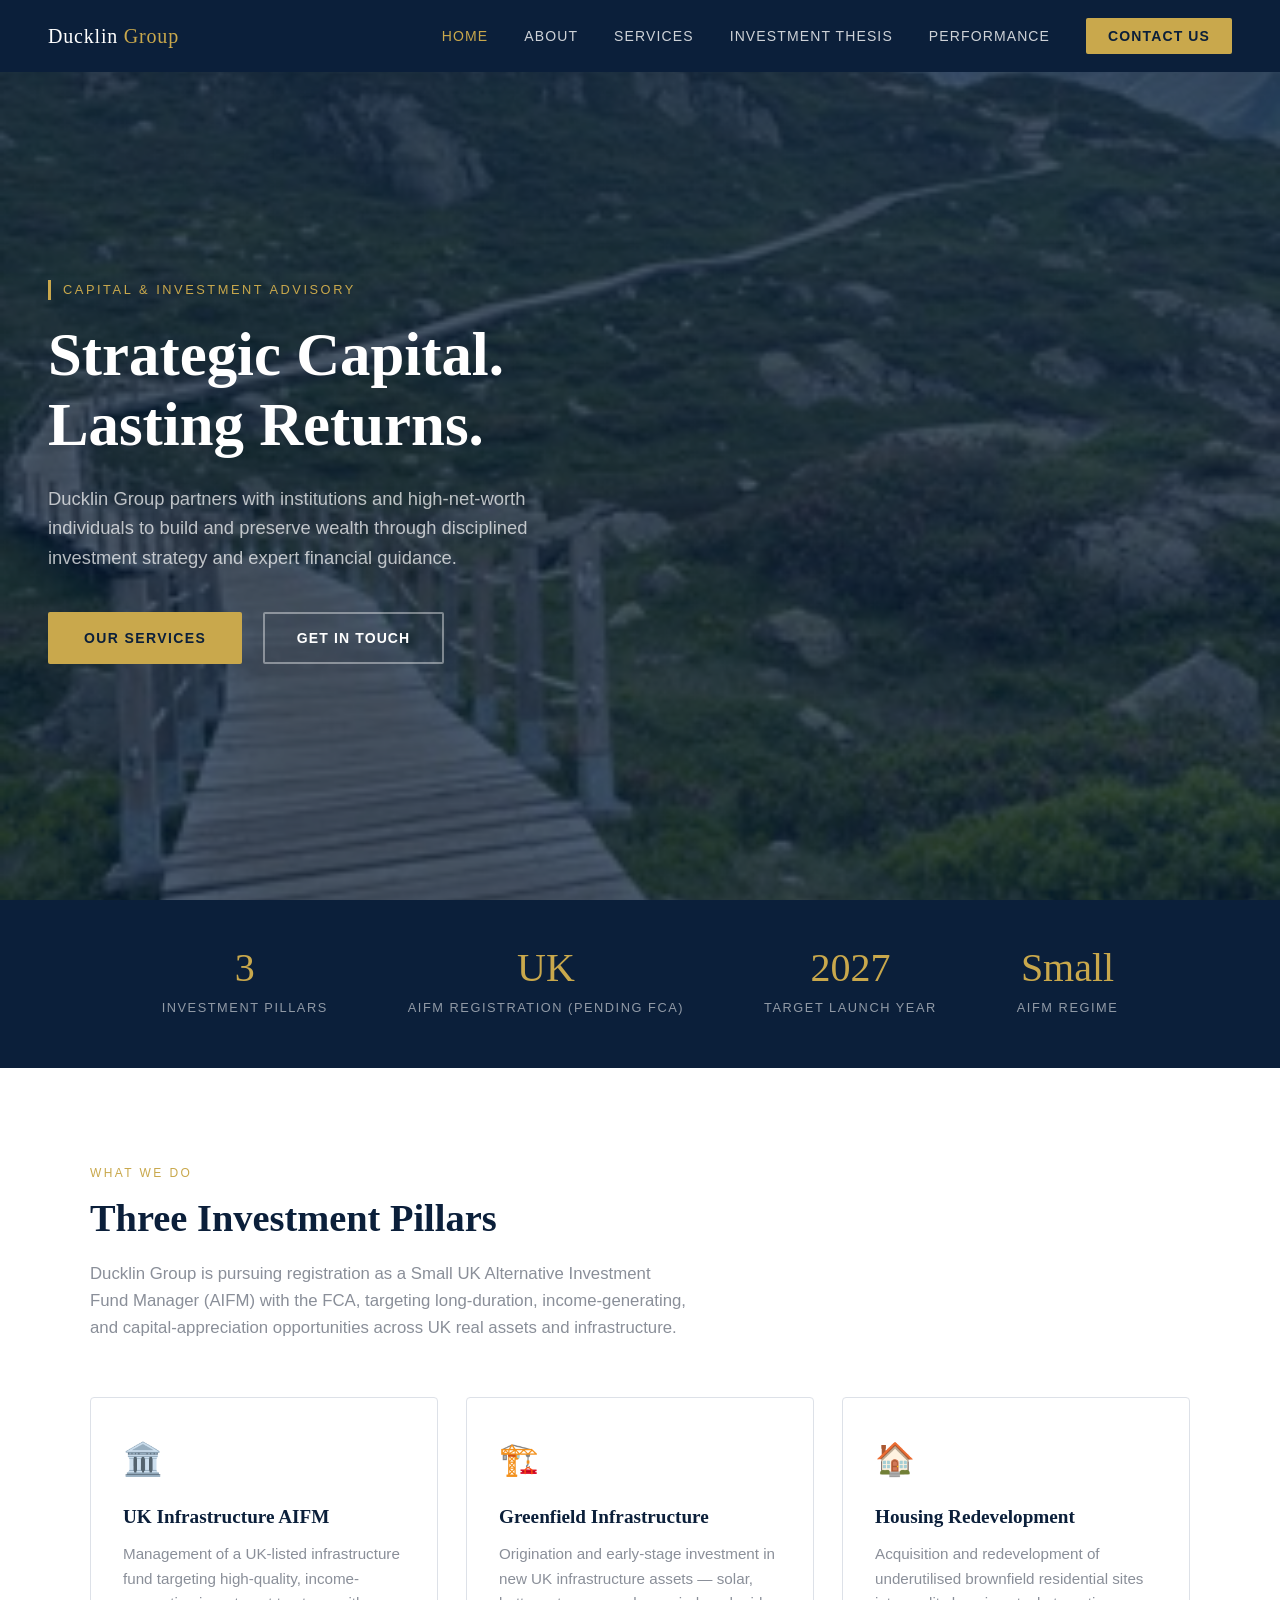
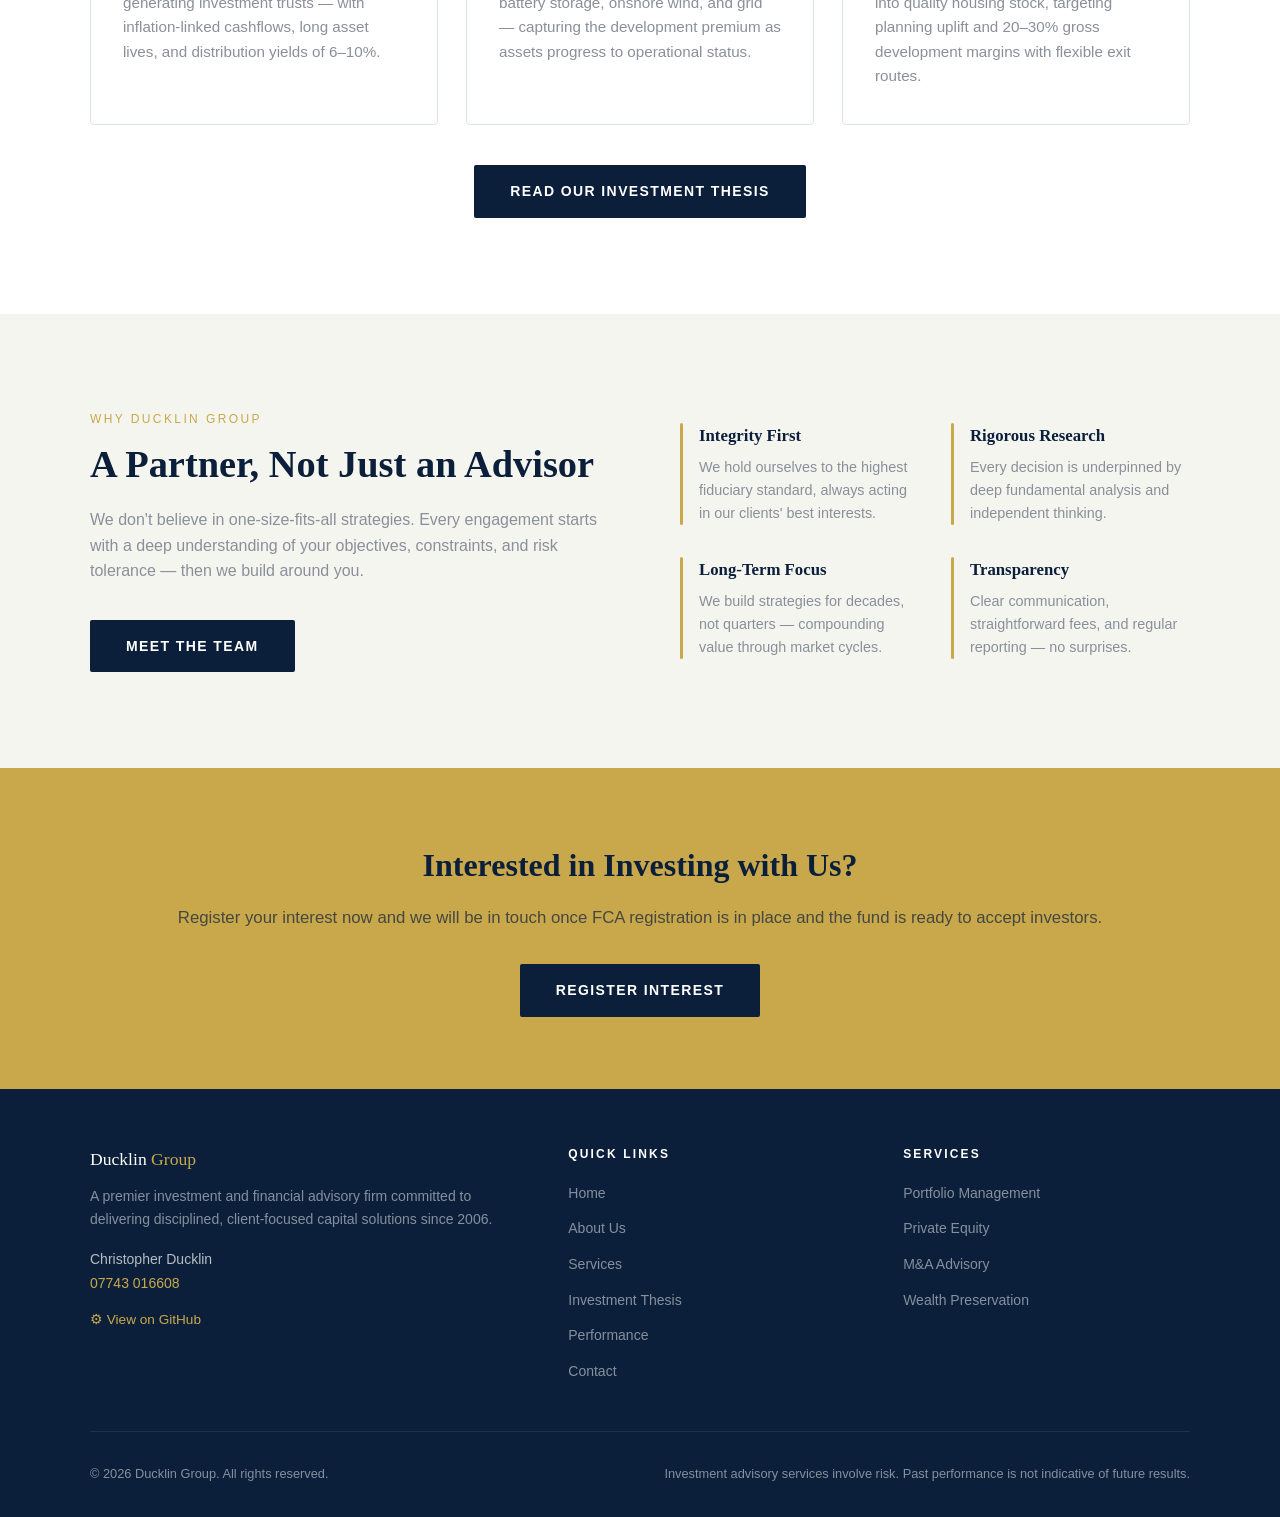
<file: index.html>
<!doctype html>
<html lang="en">
<head>
  <meta charset="utf-8">
  <meta name="viewport" content="width=device-width, initial-scale=1">
  <title>Ducklin Group — Capital & Investment Advisory</title>
  <meta name="description" content="Ducklin Group is a premier investment and financial advisory firm delivering disciplined capital allocation and strategic growth solutions.">
  <link rel="stylesheet" href="style.css">
</head>
<body>

<!-- Navigation -->
<nav>
  <a href="index.html" class="nav-logo">Ducklin <span>Group</span></a>
  <button class="nav-toggle" aria-label="Toggle menu" onclick="document.querySelector('.nav-links').classList.toggle('open')">
    <span></span><span></span><span></span>
  </button>
  <ul class="nav-links">
    <li><a href="index.html" class="active">Home</a></li>
    <li><a href="about.html">About</a></li>
    <li><a href="services.html">Services</a></li>
    <li><a href="thesis.html">Investment Thesis</a></li>
    <li><a href="performance.html">Performance</a></li>
    <li><a href="contact.html" class="nav-cta">Contact Us</a></li>
  </ul>
</nav>

<!-- Hero -->
<section class="hero" style="background-image:url('mountain.jpg'); background-size:cover; background-position:center;">
  <div style="position:absolute; inset:0; background:rgba(11,31,58,0.72);"></div>
  <div class="hero-content" style="position:relative; z-index:1;">
    <span class="hero-eyebrow">Capital &amp; Investment Advisory</span>
    <h1>Strategic Capital.<br>Lasting Returns.</h1>
    <p>Ducklin Group partners with institutions and high-net-worth individuals to build and preserve wealth through disciplined investment strategy and expert financial guidance.</p>
    <a href="services.html" class="btn-primary">Our Services</a>
    <a href="contact.html" class="btn-outline">Get in Touch</a>
  </div>
</section>

<!-- Stats Bar -->
<div class="stats-bar">
  <div class="stat">
    <span class="stat-number">3</span>
    <span class="stat-label">Investment Pillars</span>
  </div>
  <div class="stat">
    <span class="stat-number">UK</span>
    <span class="stat-label">AIFM Registration (Pending FCA)</span>
  </div>
  <div class="stat">
    <span class="stat-number">2027</span>
    <span class="stat-label">Target Launch Year</span>
  </div>
  <div class="stat">
    <span class="stat-number">Small</span>
    <span class="stat-label">AIFM Regime</span>
  </div>
</div>

<!-- What We Do -->
<section class="section">
  <div class="container">
    <span class="section-label">What We Do</span>
    <h2 class="section-title">Three Investment Pillars</h2>
    <p class="section-subtitle">Ducklin Group is pursuing registration as a Small UK Alternative Investment Fund Manager (AIFM) with the FCA, targeting long-duration, income-generating, and capital-appreciation opportunities across UK real assets and infrastructure.</p>

    <div class="cards">
      <div class="card">
        <div class="card-icon">🏛️</div>
        <h3>UK Infrastructure AIFM</h3>
        <p>Management of a UK-listed infrastructure fund targeting high-quality, income-generating investment trusts — with inflation-linked cashflows, long asset lives, and distribution yields of 6–10%.</p>
      </div>
      <div class="card">
        <div class="card-icon">🏗️</div>
        <h3>Greenfield Infrastructure</h3>
        <p>Origination and early-stage investment in new UK infrastructure assets — solar, battery storage, onshore wind, and grid — capturing the development premium as assets progress to operational status.</p>
      </div>
      <div class="card">
        <div class="card-icon">🏠</div>
        <h3>Housing Redevelopment</h3>
        <p>Acquisition and redevelopment of underutilised brownfield residential sites into quality housing stock, targeting planning uplift and 20–30% gross development margins with flexible exit routes.</p>
      </div>
    </div>

    <div style="text-align:center; margin-top:40px;">
      <a href="thesis.html" class="btn-primary" style="background:var(--navy); color:var(--white);">Read Our Investment Thesis</a>
    </div>
  </div>
</section>

<!-- Why Choose Us -->
<section class="section section-alt">
  <div class="container">
    <div style="display:grid; grid-template-columns:1fr 1fr; gap:80px; align-items:center;">
      <div>
        <span class="section-label">Why Ducklin Group</span>
        <h2 class="section-title">A Partner, Not Just an Advisor</h2>
        <p style="color:var(--gray); margin-bottom:36px;">We don't believe in one-size-fits-all strategies. Every engagement starts with a deep understanding of your objectives, constraints, and risk tolerance — then we build around you.</p>
        <a href="about.html" class="btn-primary" style="background:var(--navy); color:var(--white);">Meet the Team</a>
      </div>
      <div class="values">
        <div class="value">
          <div class="value-bar"></div>
          <div>
            <h4>Integrity First</h4>
            <p>We hold ourselves to the highest fiduciary standard, always acting in our clients' best interests.</p>
          </div>
        </div>
        <div class="value">
          <div class="value-bar"></div>
          <div>
            <h4>Rigorous Research</h4>
            <p>Every decision is underpinned by deep fundamental analysis and independent thinking.</p>
          </div>
        </div>
        <div class="value">
          <div class="value-bar"></div>
          <div>
            <h4>Long-Term Focus</h4>
            <p>We build strategies for decades, not quarters — compounding value through market cycles.</p>
          </div>
        </div>
        <div class="value">
          <div class="value-bar"></div>
          <div>
            <h4>Transparency</h4>
            <p>Clear communication, straightforward fees, and regular reporting — no surprises.</p>
          </div>
        </div>
      </div>
    </div>
  </div>
</section>

<!-- CTA Banner -->
<section style="background:var(--gold); padding:72px 48px; text-align:center;">
  <div class="container">
    <h2 style="font-family:var(--font); font-size:2rem; color:var(--navy); margin-bottom:14px;">Interested in Investing with Us?</h2>
    <p style="color:rgba(11,31,58,0.7); margin-bottom:32px; font-size:1.05rem;">Register your interest now and we will be in touch once FCA registration is in place and the fund is ready to accept investors.</p>
    <a href="services.html#register" class="btn-primary" style="background:var(--navy); color:var(--white);">Register Interest</a>
  </div>
</section>

<!-- Footer -->
<footer>
  <div class="container">
    <div class="footer-top">
      <div>
        <div class="footer-brand">Ducklin <span>Group</span></div>
        <p class="footer-desc">A premier investment and financial advisory firm committed to delivering disciplined, client-focused capital solutions since 2006.</p>
        <p class="footer-desc" style="margin-top:16px; color:rgba(255,255,255,0.7);">Christopher Ducklin<br><a href="tel:+447743016608" style="color:var(--gold);">07743 016608</a></p>
        <p class="footer-desc" style="margin-top:12px;"><a href="https://github.com/DucChri/Ducklin-Group-Website" target="_blank" rel="noopener" style="color:var(--gold); font-size:0.85rem;">⚙ View on GitHub</a></p>
      </div>
      <div class="footer-col">
        <h4>Quick Links</h4>
        <ul>
          <li><a href="index.html">Home</a></li>
          <li><a href="about.html">About Us</a></li>
          <li><a href="services.html">Services</a></li>
          <li><a href="thesis.html">Investment Thesis</a></li>
    <li><a href="performance.html">Performance</a></li>
          <li><a href="contact.html">Contact</a></li>
        </ul>
      </div>
      <div class="footer-col">
        <h4>Services</h4>
        <ul>
          <li><a href="services.html">Portfolio Management</a></li>
          <li><a href="services.html">Private Equity</a></li>
          <li><a href="services.html">M&amp;A Advisory</a></li>
          <li><a href="services.html">Wealth Preservation</a></li>
        </ul>
      </div>
    </div>
    <div class="footer-bottom">
      <span>&copy; 2026 Ducklin Group. All rights reserved.</span>
      <span>Investment advisory services involve risk. Past performance is not indicative of future results.</span>
    </div>
  </div>
</footer>

</body>
</html>
</file>
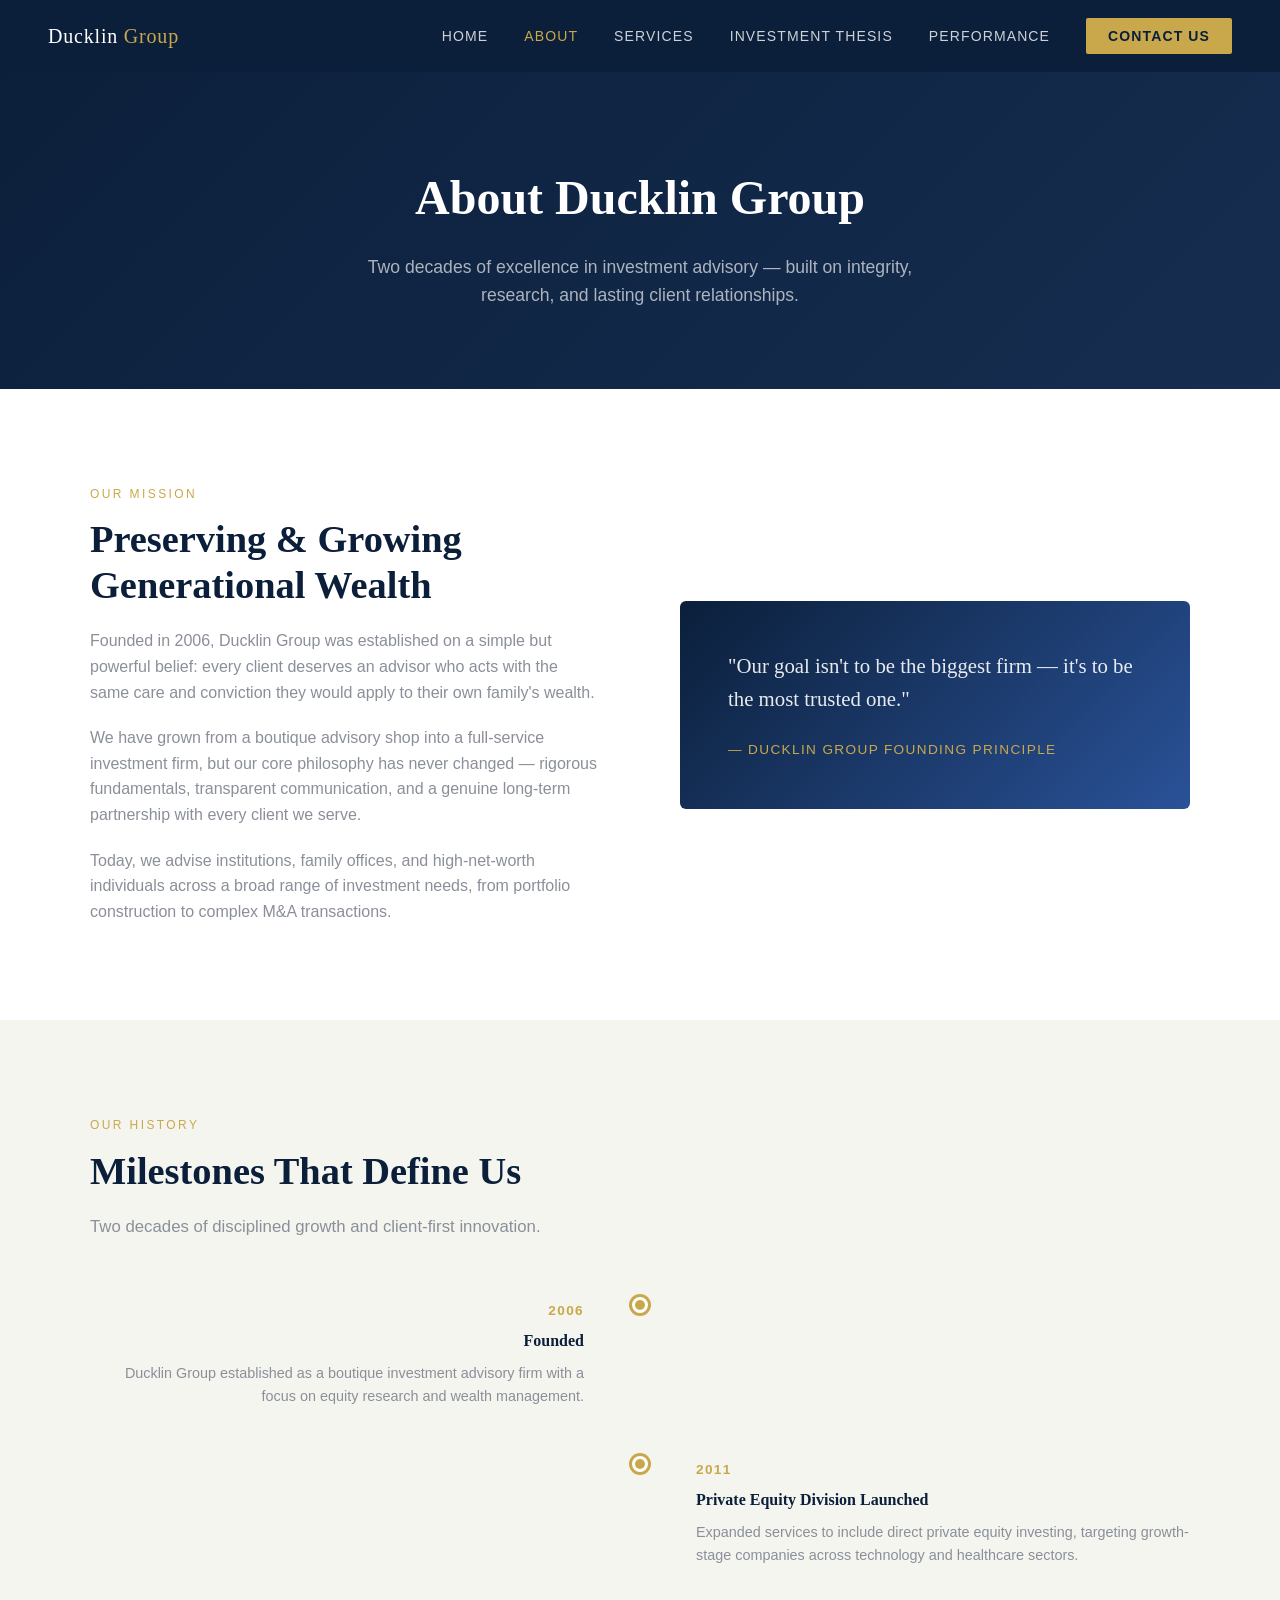
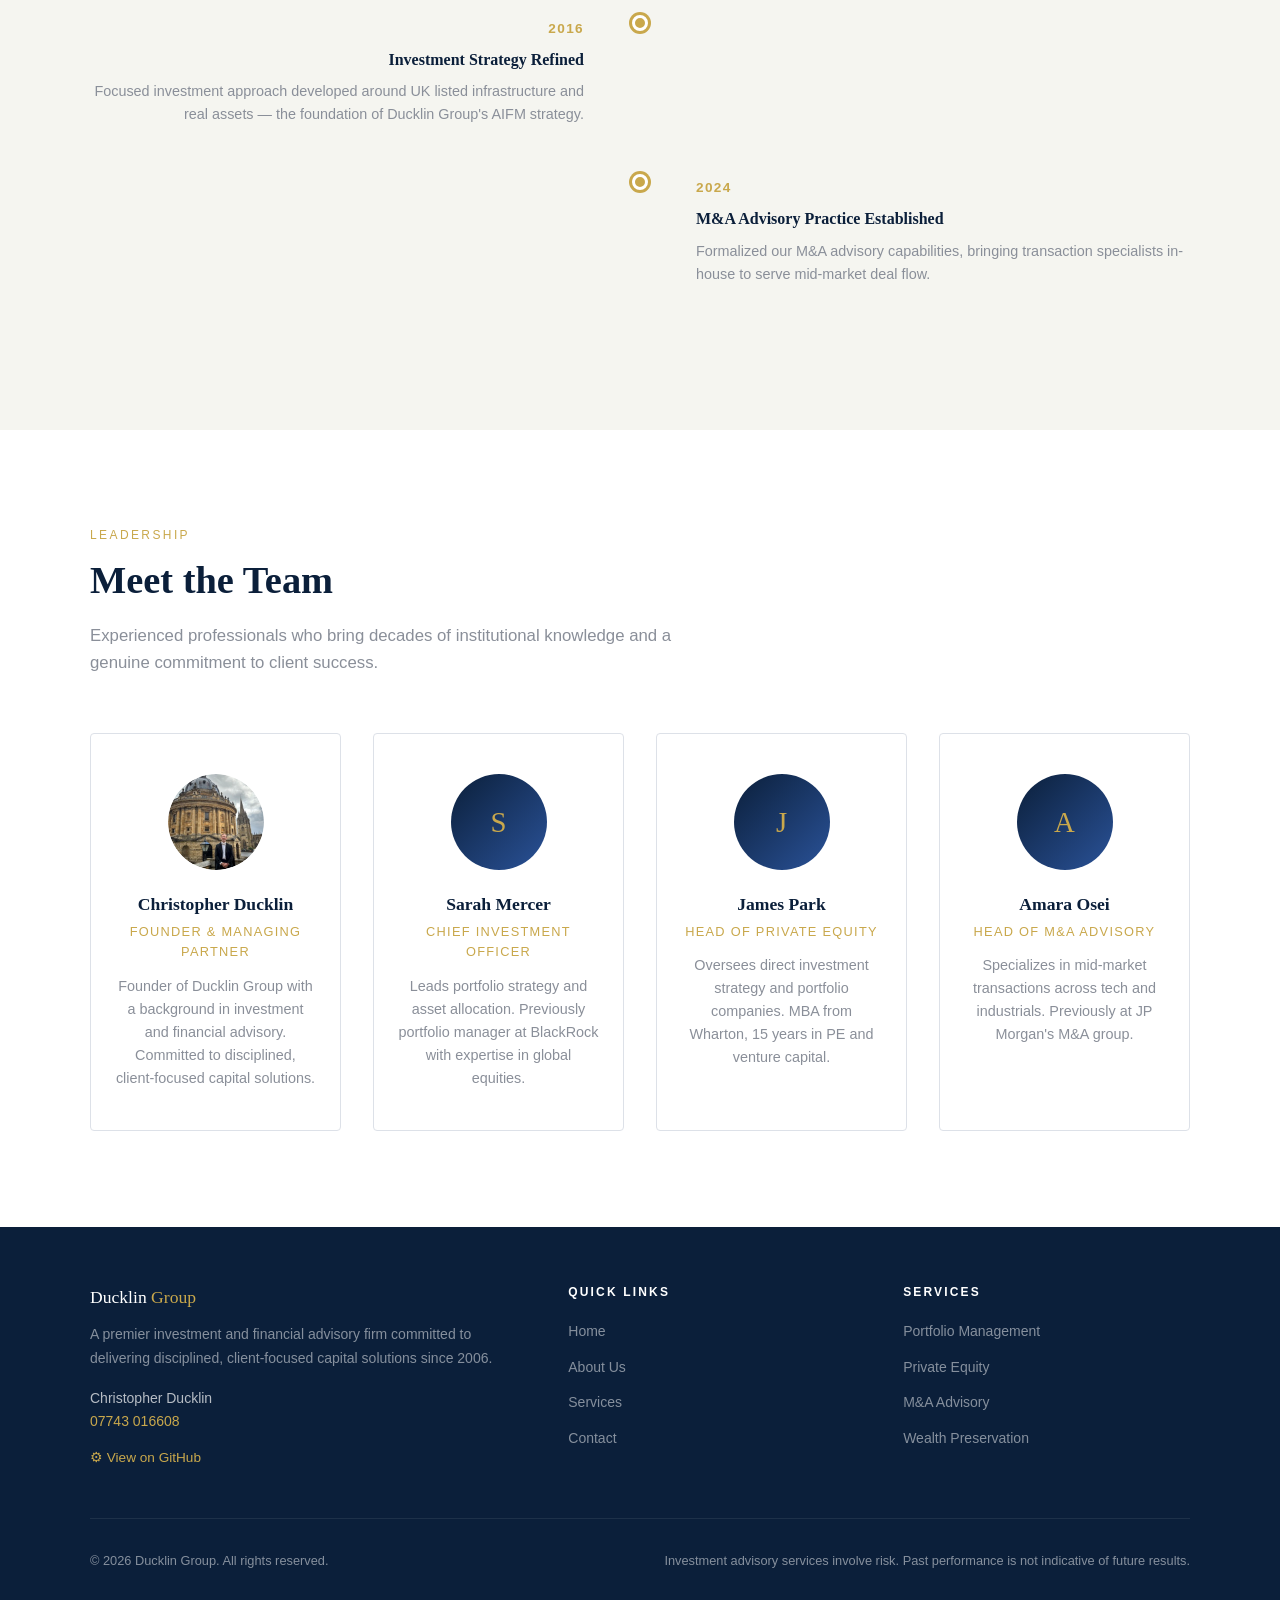
<file: about.html>
<!doctype html>
<html lang="en">
<head>
  <meta charset="utf-8">
  <meta name="viewport" content="width=device-width, initial-scale=1">
  <title>About — Ducklin Group</title>
  <meta name="description" content="Learn about Ducklin Group's history, mission, and the experienced team behind our investment advisory services.">
  <link rel="stylesheet" href="style.css">
</head>
<body>

<!-- Navigation -->
<nav>
  <a href="index.html" class="nav-logo">Ducklin <span>Group</span></a>
  <button class="nav-toggle" aria-label="Toggle menu" onclick="document.querySelector('.nav-links').classList.toggle('open')">
    <span></span><span></span><span></span>
  </button>
  <ul class="nav-links">
    <li><a href="index.html">Home</a></li>
    <li><a href="about.html" class="active">About</a></li>
    <li><a href="services.html">Services</a></li>
    <li><a href="thesis.html">Investment Thesis</a></li>
    <li><a href="performance.html">Performance</a></li>
    <li><a href="contact.html" class="nav-cta">Contact Us</a></li>
  </ul>
</nav>

<!-- Page Hero -->
<div class="page-hero">
  <h1>About Ducklin Group</h1>
  <p>Two decades of excellence in investment advisory — built on integrity, research, and lasting client relationships.</p>
</div>

<!-- Mission -->
<section class="section">
  <div class="container">
    <div style="display:grid; grid-template-columns:1fr 1fr; gap:80px; align-items:center;">
      <div>
        <span class="section-label">Our Mission</span>
        <h2 class="section-title">Preserving &amp; Growing Generational Wealth</h2>
        <p style="color:var(--gray); margin-bottom:20px;">Founded in 2006, Ducklin Group was established on a simple but powerful belief: every client deserves an advisor who acts with the same care and conviction they would apply to their own family's wealth.</p>
        <p style="color:var(--gray); margin-bottom:20px;">We have grown from a boutique advisory shop into a full-service investment firm, but our core philosophy has never changed — rigorous fundamentals, transparent communication, and a genuine long-term partnership with every client we serve.</p>
        <p style="color:var(--gray);">Today, we advise institutions, family offices, and high-net-worth individuals across a broad range of investment needs, from portfolio construction to complex M&amp;A transactions.</p>
      </div>
      <div style="background:linear-gradient(135deg,var(--navy),#2a5298); border-radius:6px; padding:48px; color:white;">
        <p style="font-family:var(--font); font-size:1.3rem; line-height:1.6; color:rgba(255,255,255,0.9); margin-bottom:24px;">"Our goal isn't to be the biggest firm — it's to be the most trusted one."</p>
        <p style="color:var(--gold); font-size:0.85rem; letter-spacing:0.1em; text-transform:uppercase;">— Ducklin Group Founding Principle</p>
      </div>
    </div>
  </div>
</section>

<!-- History Timeline -->
<section class="section section-alt">
  <div class="container">
    <span class="section-label">Our History</span>
    <h2 class="section-title">Milestones That Define Us</h2>
    <p class="section-subtitle">Two decades of disciplined growth and client-first innovation.</p>

    <div style="display:flex; flex-direction:column; gap:0;">
      <div style="display:grid; grid-template-columns:1fr 48px 1fr; gap:0; align-items:start;">
        <div style="text-align:right; padding:0 32px 48px 0;">
          <strong style="color:var(--gold); font-size:0.85rem; letter-spacing:0.1em;">2006</strong>
          <h4 style="font-family:var(--font); color:var(--navy); margin:6px 0 8px;">Founded</h4>
          <p style="color:var(--gray); font-size:0.9rem;">Ducklin Group established as a boutique investment advisory firm with a focus on equity research and wealth management.</p>
        </div>
        <div style="display:flex; flex-direction:column; align-items:center;">
          <div style="width:16px; height:16px; border-radius:50%; background:var(--gold); border:3px solid white; box-shadow:0 0 0 3px var(--gold); flex-shrink:0;"></div>
          <div style="flex:1; width:2px; background:var(--border);"></div>
        </div>
        <div style="padding:0 0 48px 32px;"></div>
      </div>

      <div style="display:grid; grid-template-columns:1fr 48px 1fr; gap:0; align-items:start;">
        <div style="padding:0 0 48px 0; text-align:right;"></div>
        <div style="display:flex; flex-direction:column; align-items:center;">
          <div style="width:16px; height:16px; border-radius:50%; background:var(--gold); border:3px solid white; box-shadow:0 0 0 3px var(--gold); flex-shrink:0;"></div>
          <div style="flex:1; width:2px; background:var(--border);"></div>
        </div>
        <div style="padding:0 0 48px 32px;">
          <strong style="color:var(--gold); font-size:0.85rem; letter-spacing:0.1em;">2011</strong>
          <h4 style="font-family:var(--font); color:var(--navy); margin:6px 0 8px;">Private Equity Division Launched</h4>
          <p style="color:var(--gray); font-size:0.9rem;">Expanded services to include direct private equity investing, targeting growth-stage companies across technology and healthcare sectors.</p>
        </div>
      </div>

      <div style="display:grid; grid-template-columns:1fr 48px 1fr; gap:0; align-items:start;">
        <div style="text-align:right; padding:0 32px 48px 0;">
          <strong style="color:var(--gold); font-size:0.85rem; letter-spacing:0.1em;">2016</strong>
          <h4 style="font-family:var(--font); color:var(--navy); margin:6px 0 8px;">Investment Strategy Refined</h4>
          <p style="color:var(--gray); font-size:0.9rem;">Focused investment approach developed around UK listed infrastructure and real assets — the foundation of Ducklin Group's AIFM strategy.</p>
        </div>
        <div style="display:flex; flex-direction:column; align-items:center;">
          <div style="width:16px; height:16px; border-radius:50%; background:var(--gold); border:3px solid white; box-shadow:0 0 0 3px var(--gold); flex-shrink:0;"></div>
          <div style="flex:1; width:2px; background:var(--border);"></div>
        </div>
        <div style="padding:0 0 48px 32px;"></div>
      </div>

      <div style="display:grid; grid-template-columns:1fr 48px 1fr; gap:0; align-items:start;">
        <div style="padding:0 0 48px 0; text-align:right;"></div>
        <div style="display:flex; flex-direction:column; align-items:center;">
          <div style="width:16px; height:16px; border-radius:50%; background:var(--gold); border:3px solid white; box-shadow:0 0 0 3px var(--gold); flex-shrink:0;"></div>
        </div>
        <div style="padding:0 0 48px 32px;">
          <strong style="color:var(--gold); font-size:0.85rem; letter-spacing:0.1em;">2024</strong>
          <h4 style="font-family:var(--font); color:var(--navy); margin:6px 0 8px;">M&amp;A Advisory Practice Established</h4>
          <p style="color:var(--gray); font-size:0.9rem;">Formalized our M&amp;A advisory capabilities, bringing transaction specialists in-house to serve mid-market deal flow.</p>
        </div>
      </div>
    </div>
  </div>
</section>

<!-- Team -->
<section class="section">
  <div class="container">
    <span class="section-label">Leadership</span>
    <h2 class="section-title">Meet the Team</h2>
    <p class="section-subtitle">Experienced professionals who bring decades of institutional knowledge and a genuine commitment to client success.</p>

    <div class="team-grid">
      <div class="team-card">
        <div class="team-avatar" style="background:none; overflow:hidden; padding:0;">
          <img src="oxford.jpg" alt="Christopher Ducklin" style="width:100%; height:100%; object-fit:cover; border-radius:50%;">
        </div>
        <h3>Christopher Ducklin</h3>
        <span class="role">Founder &amp; Managing Partner</span>
        <p>Founder of Ducklin Group with a background in investment and financial advisory. Committed to disciplined, client-focused capital solutions.</p>
      </div>
      <div class="team-card">
        <div class="team-avatar">S</div>
        <h3>Sarah Mercer</h3>
        <span class="role">Chief Investment Officer</span>
        <p>Leads portfolio strategy and asset allocation. Previously portfolio manager at BlackRock with expertise in global equities.</p>
      </div>
      <div class="team-card">
        <div class="team-avatar">J</div>
        <h3>James Park</h3>
        <span class="role">Head of Private Equity</span>
        <p>Oversees direct investment strategy and portfolio companies. MBA from Wharton, 15 years in PE and venture capital.</p>
      </div>
      <div class="team-card">
        <div class="team-avatar">A</div>
        <h3>Amara Osei</h3>
        <span class="role">Head of M&amp;A Advisory</span>
        <p>Specializes in mid-market transactions across tech and industrials. Previously at JP Morgan's M&amp;A group.</p>
      </div>
    </div>
  </div>
</section>

<!-- Footer -->
<footer>
  <div class="container">
    <div class="footer-top">
      <div>
        <div class="footer-brand">Ducklin <span>Group</span></div>
        <p class="footer-desc">A premier investment and financial advisory firm committed to delivering disciplined, client-focused capital solutions since 2006.</p>
        <p class="footer-desc" style="margin-top:16px; color:rgba(255,255,255,0.7);">Christopher Ducklin<br><a href="tel:+447743016608" style="color:var(--gold);">07743 016608</a></p>
        <p class="footer-desc" style="margin-top:12px;"><a href="https://github.com/DucChri/Ducklin-Group-Website" target="_blank" rel="noopener" style="color:var(--gold); font-size:0.85rem;">⚙ View on GitHub</a></p>
      </div>
      <div class="footer-col">
        <h4>Quick Links</h4>
        <ul>
          <li><a href="index.html">Home</a></li>
          <li><a href="about.html">About Us</a></li>
          <li><a href="services.html">Services</a></li>
          <li><a href="contact.html">Contact</a></li>
        </ul>
      </div>
      <div class="footer-col">
        <h4>Services</h4>
        <ul>
          <li><a href="services.html">Portfolio Management</a></li>
          <li><a href="services.html">Private Equity</a></li>
          <li><a href="services.html">M&amp;A Advisory</a></li>
          <li><a href="services.html">Wealth Preservation</a></li>
        </ul>
      </div>
    </div>
    <div class="footer-bottom">
      <span>&copy; 2026 Ducklin Group. All rights reserved.</span>
      <span>Investment advisory services involve risk. Past performance is not indicative of future results.</span>
    </div>
  </div>
</footer>

</body>
</html>
</file>
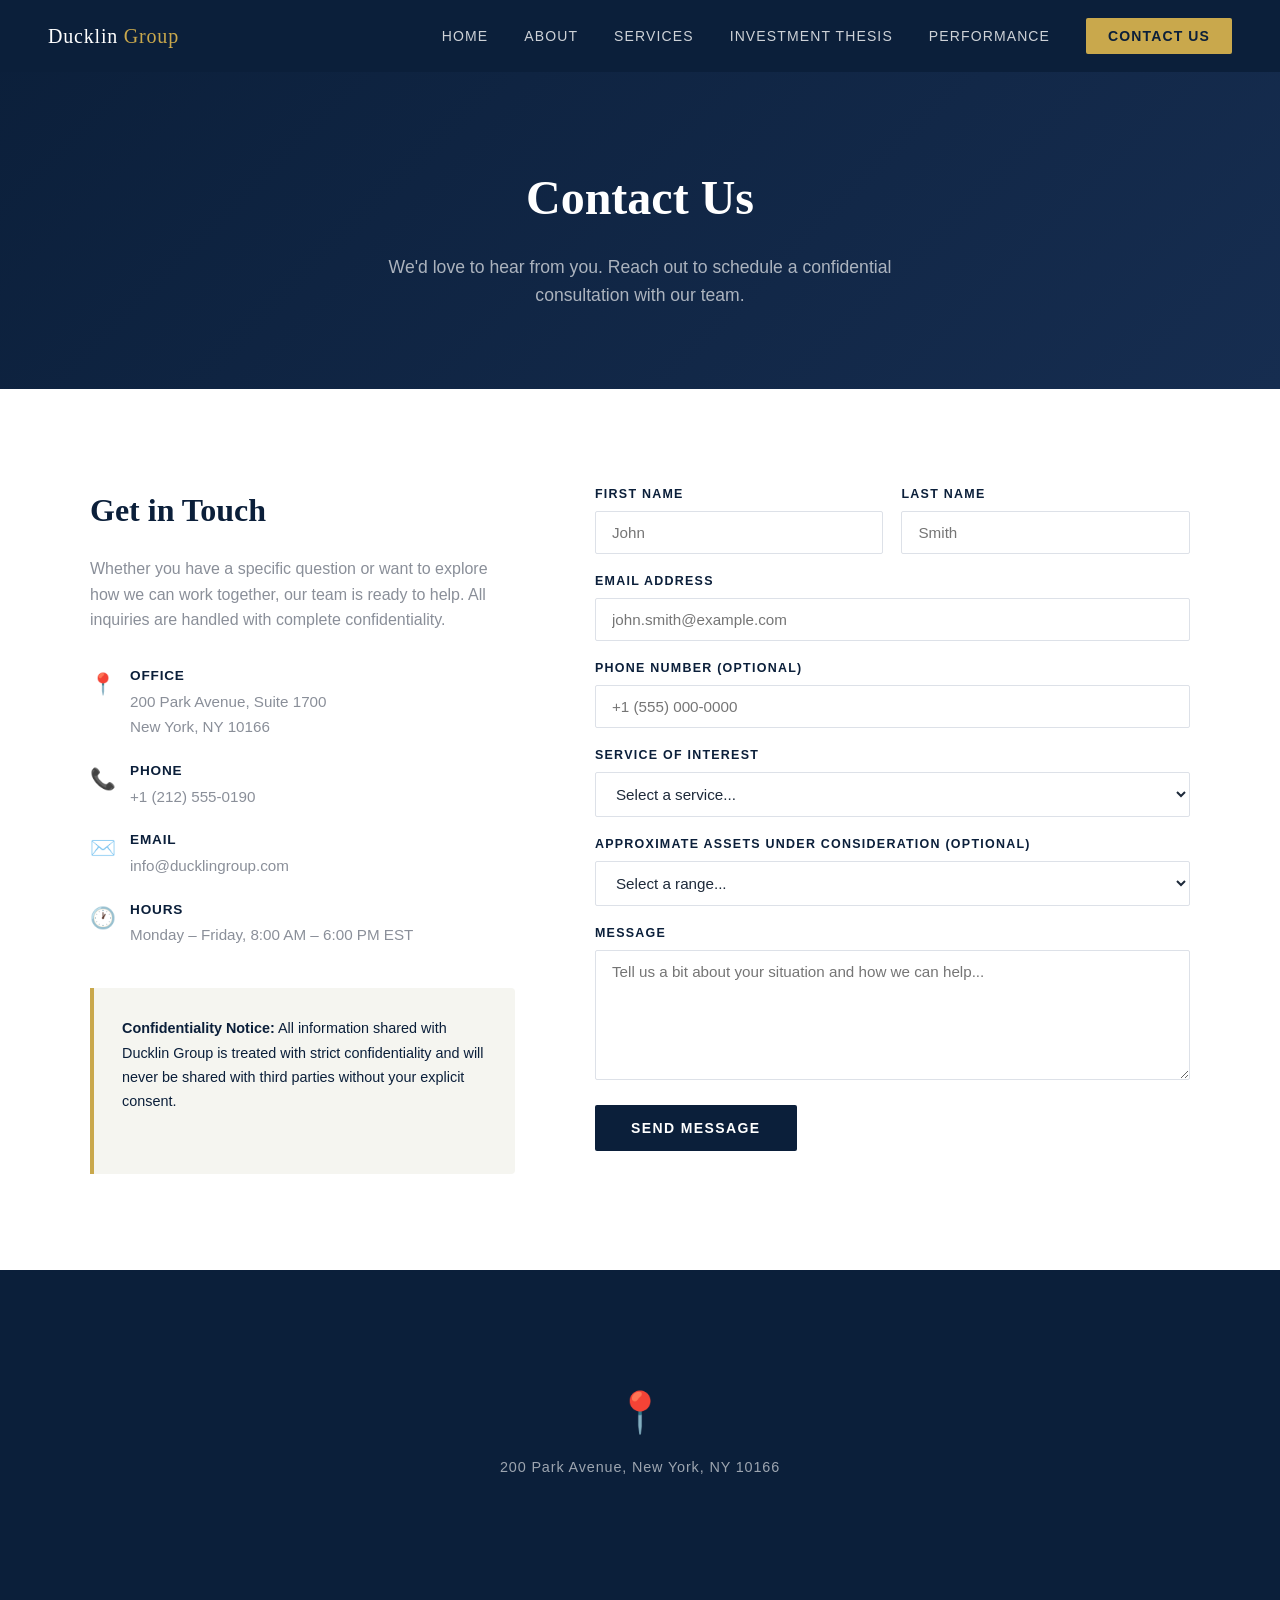
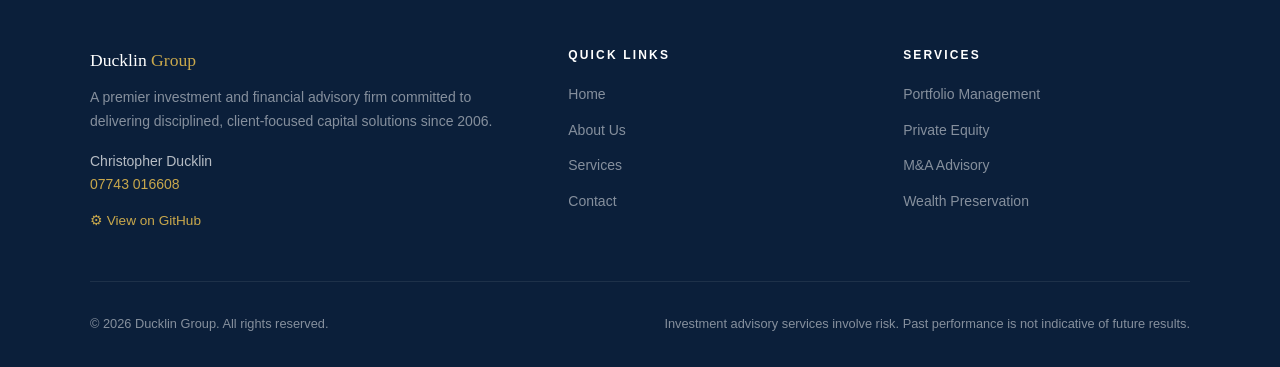
<file: contact.html>
<!doctype html>
<html lang="en">
<head>
  <meta charset="utf-8">
  <meta name="viewport" content="width=device-width, initial-scale=1">
  <title>Contact — Ducklin Group</title>
  <meta name="description" content="Get in touch with Ducklin Group to schedule a consultation with one of our senior investment advisors.">
  <link rel="stylesheet" href="style.css">
</head>
<body>

<!-- Navigation -->
<nav>
  <a href="index.html" class="nav-logo">Ducklin <span>Group</span></a>
  <button class="nav-toggle" aria-label="Toggle menu" onclick="document.querySelector('.nav-links').classList.toggle('open')">
    <span></span><span></span><span></span>
  </button>
  <ul class="nav-links">
    <li><a href="index.html">Home</a></li>
    <li><a href="about.html">About</a></li>
    <li><a href="services.html">Services</a></li>
    <li><a href="thesis.html">Investment Thesis</a></li>
    <li><a href="performance.html">Performance</a></li>
    <li><a href="contact.html" class="nav-cta active">Contact Us</a></li>
  </ul>
</nav>

<!-- Page Hero -->
<div class="page-hero">
  <h1>Contact Us</h1>
  <p>We'd love to hear from you. Reach out to schedule a confidential consultation with our team.</p>
</div>

<!-- Contact Section -->
<section class="section">
  <div class="container">
    <div class="contact-layout">

      <div class="contact-info">
        <h2>Get in Touch</h2>
        <p>Whether you have a specific question or want to explore how we can work together, our team is ready to help. All inquiries are handled with complete confidentiality.</p>

        <div class="contact-detail">
          <div class="contact-detail-icon">📍</div>
          <div class="contact-detail-text">
            <strong>Office</strong>
            <span>200 Park Avenue, Suite 1700<br>New York, NY 10166</span>
          </div>
        </div>

        <div class="contact-detail">
          <div class="contact-detail-icon">📞</div>
          <div class="contact-detail-text">
            <strong>Phone</strong>
            <span>+1 (212) 555-0190</span>
          </div>
        </div>

        <div class="contact-detail">
          <div class="contact-detail-icon">✉️</div>
          <div class="contact-detail-text">
            <strong>Email</strong>
            <span>info@ducklingroup.com</span>
          </div>
        </div>

        <div class="contact-detail">
          <div class="contact-detail-icon">🕐</div>
          <div class="contact-detail-text">
            <strong>Hours</strong>
            <span>Monday – Friday, 8:00 AM – 6:00 PM EST</span>
          </div>
        </div>

        <div style="margin-top:40px; padding:28px; background:var(--off-white); border-left:4px solid var(--gold); border-radius:0 4px 4px 0;">
          <p style="color:var(--navy); font-size:0.9rem; line-height:1.7;"><strong>Confidentiality Notice:</strong> All information shared with Ducklin Group is treated with strict confidentiality and will never be shared with third parties without your explicit consent.</p>
        </div>
      </div>

      <div>
        <form onsubmit="handleSubmit(event)">
          <div class="form-row">
            <div>
              <label for="first-name">First Name</label>
              <input type="text" id="first-name" name="first-name" placeholder="John" required>
            </div>
            <div>
              <label for="last-name">Last Name</label>
              <input type="text" id="last-name" name="last-name" placeholder="Smith" required>
            </div>
          </div>

          <div>
            <label for="email">Email Address</label>
            <input type="email" id="email" name="email" placeholder="john.smith@example.com" required>
          </div>

          <div>
            <label for="phone">Phone Number (Optional)</label>
            <input type="tel" id="phone" name="phone" placeholder="+1 (555) 000-0000">
          </div>

          <div>
            <label for="service">Service of Interest</label>
            <select id="service" name="service">
              <option value="" disabled selected>Select a service...</option>
              <option value="portfolio">Portfolio Management</option>
              <option value="private-equity">Private Equity</option>
              <option value="ma">M&amp;A Advisory</option>
              <option value="wealth">Wealth Preservation</option>
              <option value="other">General Inquiry</option>
            </select>
          </div>

          <div>
            <label for="assets">Approximate Assets Under Consideration (Optional)</label>
            <select id="assets" name="assets">
              <option value="" disabled selected>Select a range...</option>
              <option value="under-1m">Under £1M</option>
              <option value="1m-5m">£1M – £5M</option>
              <option value="5m-25m">£5M – £25M</option>
              <option value="25m-100m">£25M – £100M</option>
              <option value="over-100m">Over £100M</option>
              <option value="prefer-not">Prefer not to say</option>
            </select>
          </div>

          <div>
            <label for="message">Message</label>
            <textarea id="message" name="message" placeholder="Tell us a bit about your situation and how we can help..." required></textarea>
          </div>

          <button type="submit" class="btn-submit">Send Message</button>
        </form>

        <div id="success-msg" style="display:none; margin-top:24px; padding:20px 24px; background:#e8f5e9; border-left:4px solid #4caf50; border-radius:0 4px 4px 0;">
          <strong style="color:#2e7d32;">Message sent!</strong>
          <p style="color:#388e3c; font-size:0.9rem; margin-top:4px;">Thank you for reaching out. A member of our team will be in touch within one business day.</p>
        </div>
      </div>

    </div>
  </div>
</section>

<!-- Map placeholder -->
<div style="background:var(--navy); height:320px; display:flex; align-items:center; justify-content:center; flex-direction:column; gap:12px;">
  <div style="font-size:2.5rem;">📍</div>
  <p style="color:rgba(255,255,255,0.6); font-size:0.9rem; letter-spacing:0.06em;">200 Park Avenue, New York, NY 10166</p>
</div>

<!-- Footer -->
<footer>
  <div class="container">
    <div class="footer-top">
      <div>
        <div class="footer-brand">Ducklin <span>Group</span></div>
        <p class="footer-desc">A premier investment and financial advisory firm committed to delivering disciplined, client-focused capital solutions since 2006.</p>
        <p class="footer-desc" style="margin-top:16px; color:rgba(255,255,255,0.7);">Christopher Ducklin<br><a href="tel:+447743016608" style="color:var(--gold);">07743 016608</a></p>
        <p class="footer-desc" style="margin-top:12px;"><a href="https://github.com/DucChri/Ducklin-Group-Website" target="_blank" rel="noopener" style="color:var(--gold); font-size:0.85rem;">⚙ View on GitHub</a></p>
      </div>
      <div class="footer-col">
        <h4>Quick Links</h4>
        <ul>
          <li><a href="index.html">Home</a></li>
          <li><a href="about.html">About Us</a></li>
          <li><a href="services.html">Services</a></li>
          <li><a href="contact.html">Contact</a></li>
        </ul>
      </div>
      <div class="footer-col">
        <h4>Services</h4>
        <ul>
          <li><a href="services.html">Portfolio Management</a></li>
          <li><a href="services.html">Private Equity</a></li>
          <li><a href="services.html">M&amp;A Advisory</a></li>
          <li><a href="services.html">Wealth Preservation</a></li>
        </ul>
      </div>
    </div>
    <div class="footer-bottom">
      <span>&copy; 2026 Ducklin Group. All rights reserved.</span>
      <span>Investment advisory services involve risk. Past performance is not indicative of future results.</span>
    </div>
  </div>
</footer>

<script>
function handleSubmit(e) {
  e.preventDefault();
  document.getElementById('success-msg').style.display = 'block';
  e.target.reset();
  e.target.style.display = 'none';
}
</script>

</body>
</html>
</file>
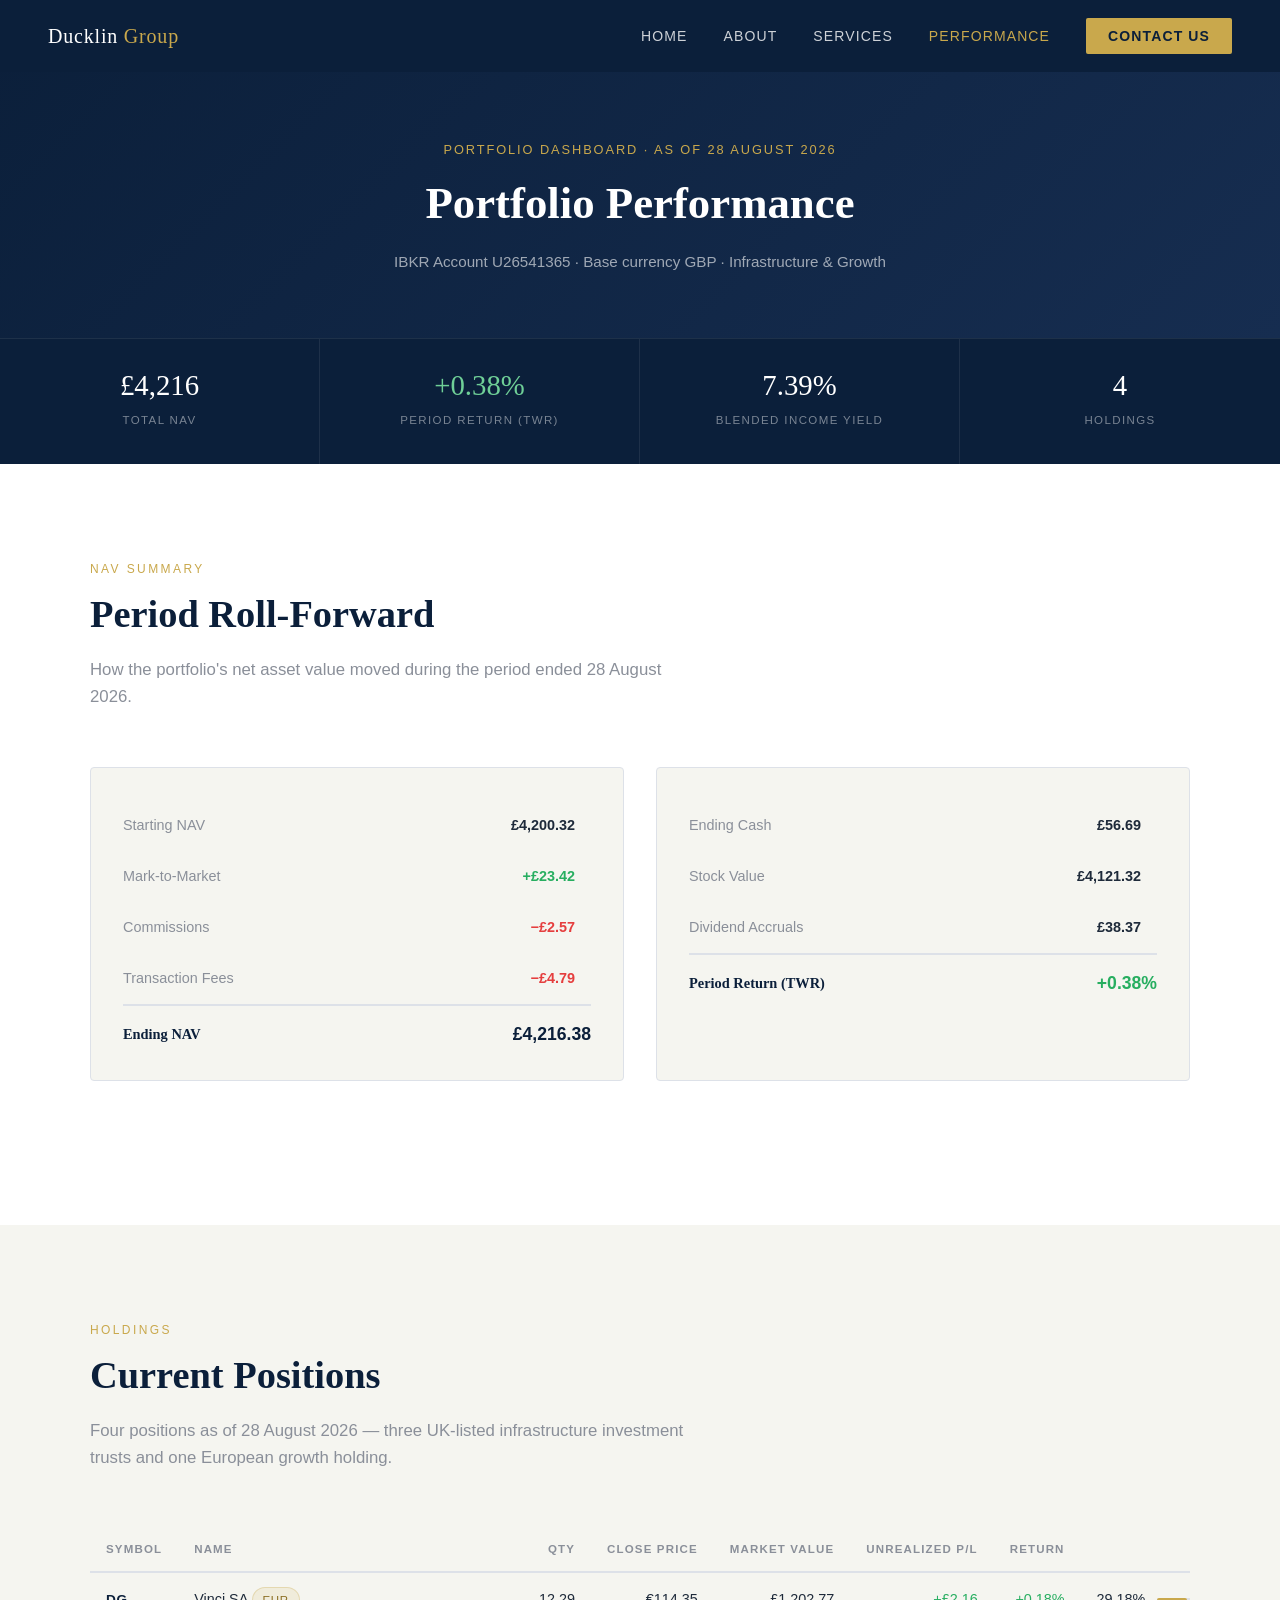
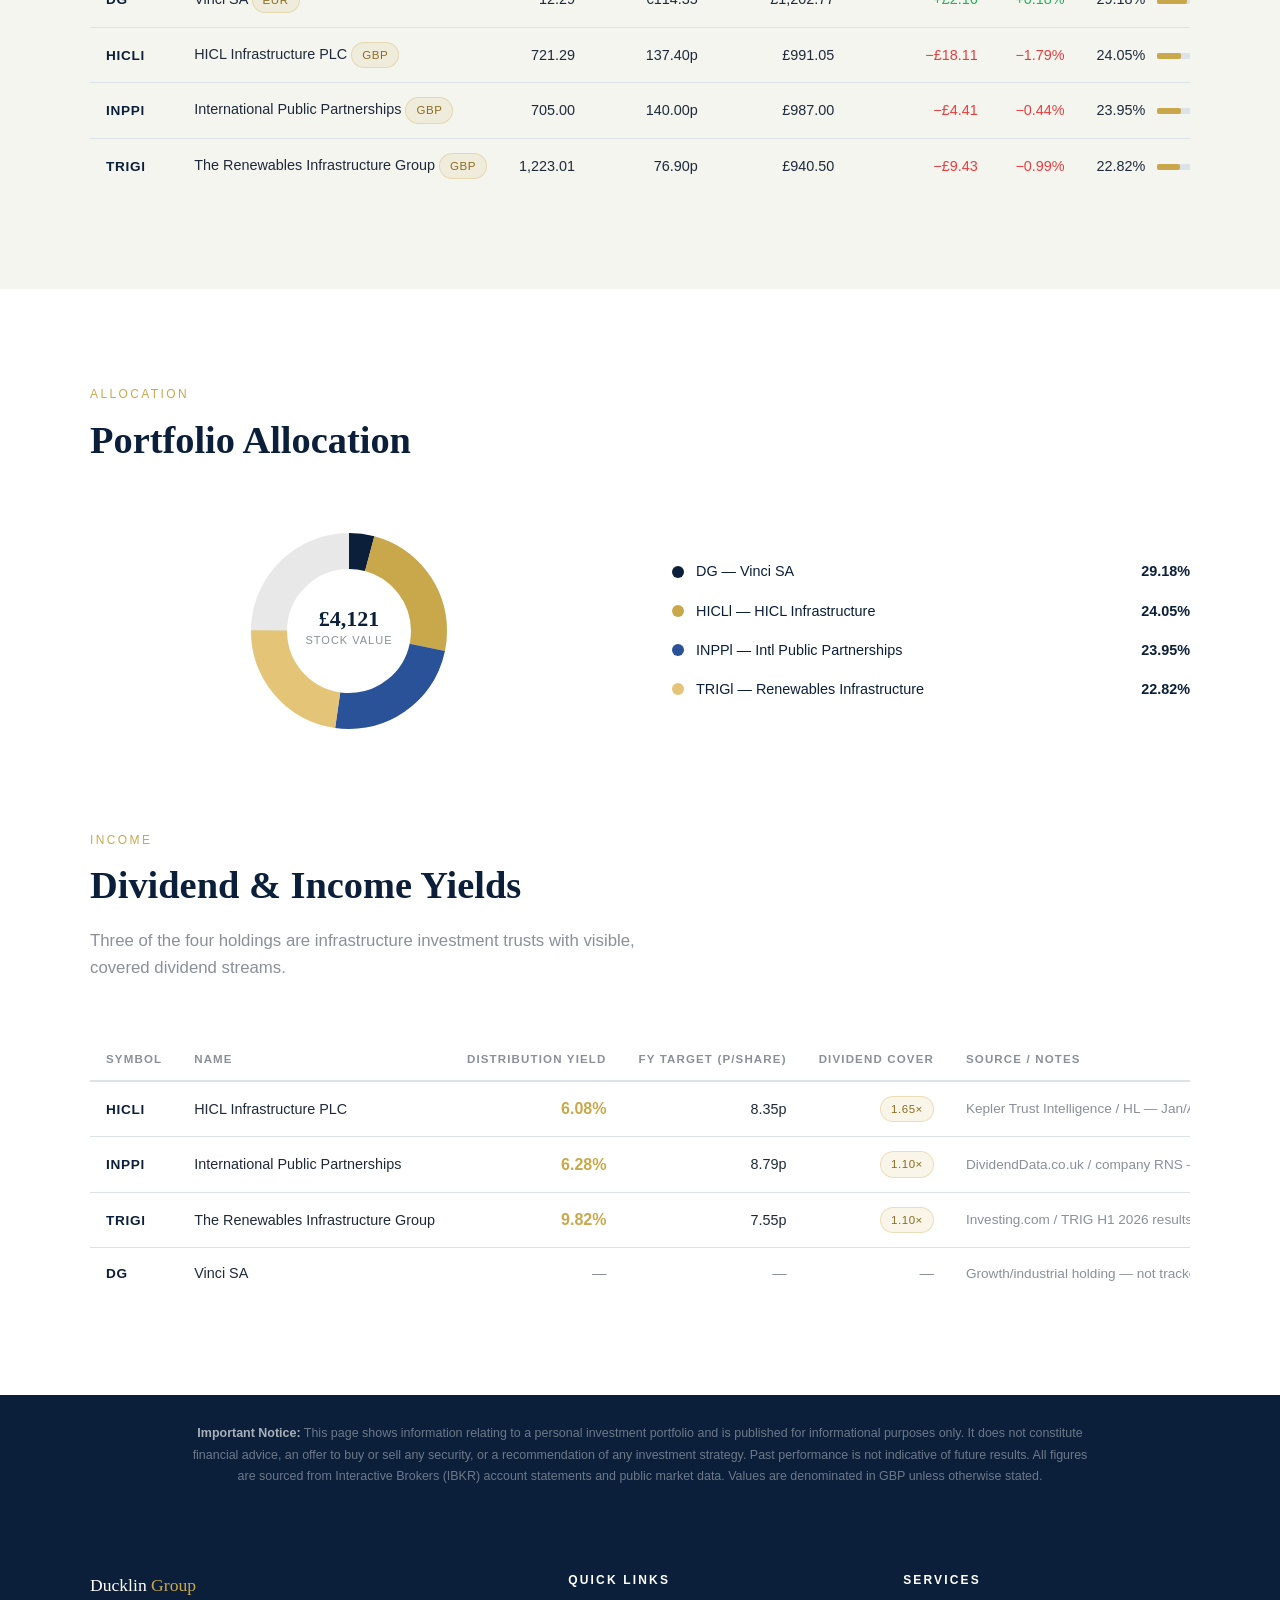
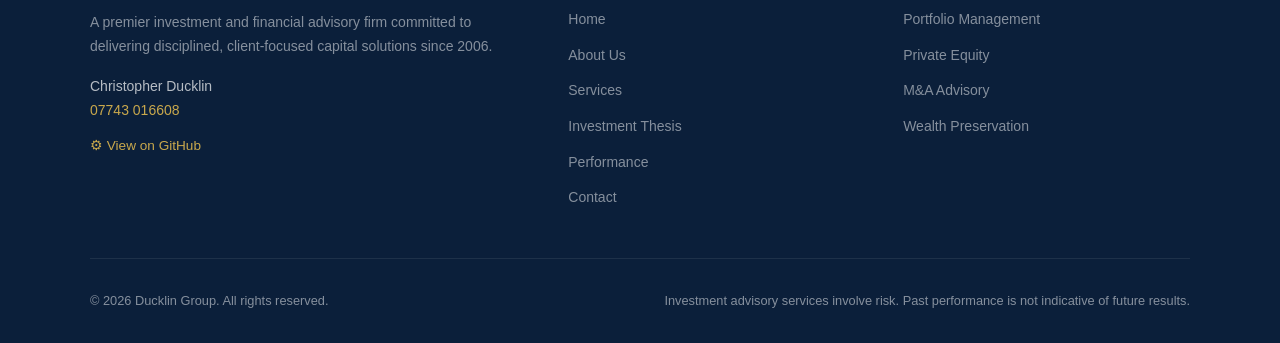
<file: performance.html>
<!doctype html>
<html lang="en">
<head>
  <meta charset="utf-8">
  <meta name="viewport" content="width=device-width, initial-scale=1">
  <title>Portfolio Performance — Ducklin Group</title>
  <meta name="description" content="Live portfolio performance dashboard for Ducklin Group. Holdings, returns, NAV summary, and income yields.">
  <link rel="stylesheet" href="style.css">
  <style>
    /* ── Performance-page extras ─────────────────────── */
    .perf-hero {
      background: linear-gradient(135deg, var(--navy), #162d50);
      padding: 140px 48px 64px;
      text-align: center;
    }
    .perf-hero h1 { font-family: var(--font); font-size: clamp(1.8rem,3.5vw,2.8rem); color: var(--white); margin-bottom: 10px; }
    .perf-hero .as-of { color: var(--gold); font-size: 0.8rem; letter-spacing: 0.15em; text-transform: uppercase; margin-bottom: 8px; display: block; }
    .perf-hero p { color: rgba(255,255,255,0.6); font-size: 0.95rem; }

    /* KPI strip */
    .kpi-strip {
      display: grid;
      grid-template-columns: repeat(4, 1fr);
      background: var(--navy);
      border-top: 1px solid rgba(255,255,255,0.08);
    }
    .kpi {
      padding: 32px 24px;
      text-align: center;
      border-right: 1px solid rgba(255,255,255,0.08);
    }
    .kpi:last-child { border-right: none; }
    .kpi-value { font-family: var(--font); font-size: 1.8rem; color: var(--white); display: block; line-height: 1; margin-bottom: 6px; }
    .kpi-value.up   { color: #6fcf97; }
    .kpi-value.down { color: #eb5757; }
    .kpi-label { font-size: 0.72rem; letter-spacing: 0.12em; text-transform: uppercase; color: rgba(255,255,255,0.45); }

    /* Tables */
    .table-wrap { overflow-x: auto; }
    table { width: 100%; border-collapse: collapse; font-size: 0.9rem; }
    thead th {
      text-align: left;
      font-size: 0.72rem;
      letter-spacing: 0.1em;
      text-transform: uppercase;
      color: var(--gray);
      padding: 12px 16px;
      border-bottom: 2px solid var(--border);
      white-space: nowrap;
    }
    tbody td {
      padding: 14px 16px;
      border-bottom: 1px solid var(--border);
      color: var(--text);
      white-space: nowrap;
    }
    tbody tr:last-child td { border-bottom: none; }
    tbody tr:hover td { background: var(--off-white); }
    .num { text-align: right; font-variant-numeric: tabular-nums; }
    .symbol { font-weight: 700; color: var(--navy); font-size: 0.85rem; letter-spacing: 0.05em; }
    .pos { color: #27ae60; }
    .neg { color: #e53e3e; }
    .tag-pill {
      display: inline-block;
      background: rgba(201,168,76,0.12);
      color: #8a6d20;
      border: 1px solid rgba(201,168,76,0.3);
      padding: 3px 10px;
      font-size: 0.72rem;
      border-radius: 20px;
      letter-spacing: 0.05em;
    }

    /* Weight bar */
    .weight-bar-bg { background: var(--border); border-radius: 2px; height: 6px; width: 100px; display: inline-block; vertical-align: middle; }
    .weight-bar-fill { height: 6px; border-radius: 2px; background: var(--gold); display: block; }

    /* Allocation donut (pure CSS) */
    .alloc-section { display: grid; grid-template-columns: 1fr 1fr; gap: 64px; align-items: center; }
    .donut-wrap { display: flex; justify-content: center; }
    .donut-legend { display: flex; flex-direction: column; gap: 16px; }
    .legend-item { display: flex; align-items: center; gap: 12px; }
    .legend-dot { width: 12px; height: 12px; border-radius: 50%; flex-shrink: 0; }
    .legend-name { font-size: 0.9rem; color: var(--navy); flex: 1; }
    .legend-pct { font-size: 0.9rem; font-weight: 700; color: var(--navy); }

    /* Download CTA */
    .dl-banner {
      background: var(--off-white);
      border: 1px solid var(--border);
      border-radius: 4px;
      padding: 28px 32px;
      display: flex;
      align-items: center;
      justify-content: space-between;
      gap: 24px;
      flex-wrap: wrap;
    }
    .dl-banner-text h4 { font-family: var(--font); font-size: 1.05rem; color: var(--navy); margin-bottom: 4px; }
    .dl-banner-text p  { color: var(--gray); font-size: 0.875rem; }
    .btn-dl {
      display: inline-flex;
      align-items: center;
      gap: 8px;
      background: var(--navy);
      color: var(--white);
      padding: 12px 24px;
      border-radius: 2px;
      font-size: 0.8rem;
      font-weight: 700;
      letter-spacing: 0.08em;
      text-transform: uppercase;
      white-space: nowrap;
      transition: background 0.2s;
    }
    .btn-dl:hover { background: #162d50; }

    /* Disclaimer */
    .disclaimer {
      background: var(--navy);
      color: rgba(255,255,255,0.4);
      font-size: 0.78rem;
      line-height: 1.7;
      padding: 28px 48px;
      text-align: center;
    }

    @media (max-width: 768px) {
      .kpi-strip { grid-template-columns: 1fr 1fr; }
      .kpi { border-right: none; border-bottom: 1px solid rgba(255,255,255,0.08); }
      .alloc-section { grid-template-columns: 1fr; }
      .perf-hero { padding: 130px 24px 48px; }
      .disclaimer { padding: 24px; }
    }
  </style>
</head>
<body>

<!-- Navigation -->
<nav>
  <a href="index.html" class="nav-logo">Ducklin <span>Group</span></a>
  <button class="nav-toggle" aria-label="Toggle menu" onclick="document.querySelector('.nav-links').classList.toggle('open')">
    <span></span><span></span><span></span>
  </button>
  <ul class="nav-links">
    <li><a href="index.html">Home</a></li>
    <li><a href="about.html">About</a></li>
    <li><a href="services.html">Services</a></li>
    <li><a href="performance.html" class="active">Performance</a></li>
    <li><a href="contact.html" class="nav-cta">Contact Us</a></li>
  </ul>
</nav>

<!-- Hero -->
<div class="perf-hero">
  <span class="as-of">Portfolio Dashboard · As of 28 August 2026</span>
  <h1>Portfolio Performance</h1>
  <p>IBKR Account U26541365 · Base currency GBP · Infrastructure &amp; Growth</p>
</div>

<!-- KPI Strip -->
<div class="kpi-strip">
  <div class="kpi">
    <span class="kpi-value">£4,216</span>
    <span class="kpi-label">Total NAV</span>
  </div>
  <div class="kpi">
    <span class="kpi-value up">+0.38%</span>
    <span class="kpi-label">Period Return (TWR)</span>
  </div>
  <div class="kpi">
    <span class="kpi-value">7.39%</span>
    <span class="kpi-label">Blended Income Yield</span>
  </div>
  <div class="kpi">
    <span class="kpi-value">4</span>
    <span class="kpi-label">Holdings</span>
  </div>
</div>

<!-- NAV Roll-Forward -->
<section class="section">
  <div class="container">
    <span class="section-label">NAV Summary</span>
    <h2 class="section-title">Period Roll-Forward</h2>
    <p class="section-subtitle">How the portfolio's net asset value moved during the period ended 28 August 2026.</p>

    <div style="display:grid; grid-template-columns:1fr 1fr; gap:32px; margin-bottom:48px;">

      <div style="background:var(--off-white); border-radius:4px; padding:32px; border:1px solid var(--border);">
        <table>
          <tbody>
            <tr>
              <td style="padding:10px 0; color:var(--gray); font-size:0.9rem; border:none;">Starting NAV</td>
              <td class="num" style="border:none; font-weight:600;">£4,200.32</td>
            </tr>
            <tr>
              <td style="padding:10px 0; color:var(--gray); font-size:0.9rem; border:none;">Mark-to-Market</td>
              <td class="num pos" style="border:none; font-weight:600;">+£23.42</td>
            </tr>
            <tr>
              <td style="padding:10px 0; color:var(--gray); font-size:0.9rem; border:none;">Commissions</td>
              <td class="num neg" style="border:none; font-weight:600;">−£2.57</td>
            </tr>
            <tr>
              <td style="padding:10px 0; color:var(--gray); font-size:0.9rem; border:none;">Transaction Fees</td>
              <td class="num neg" style="border:none; font-weight:600;">−£4.79</td>
            </tr>
            <tr style="border-top:2px solid var(--border);">
              <td style="padding:14px 0 0; color:var(--navy); font-weight:700; font-family:var(--font); border:none;">Ending NAV</td>
              <td class="num" style="padding:14px 0 0; border:none; font-weight:700; color:var(--navy); font-size:1.1rem;">£4,216.38</td>
            </tr>
          </tbody>
        </table>
      </div>

      <div style="background:var(--off-white); border-radius:4px; padding:32px; border:1px solid var(--border);">
        <table>
          <tbody>
            <tr>
              <td style="padding:10px 0; color:var(--gray); font-size:0.9rem; border:none;">Ending Cash</td>
              <td class="num" style="border:none; font-weight:600;">£56.69</td>
            </tr>
            <tr>
              <td style="padding:10px 0; color:var(--gray); font-size:0.9rem; border:none;">Stock Value</td>
              <td class="num" style="border:none; font-weight:600;">£4,121.32</td>
            </tr>
            <tr>
              <td style="padding:10px 0; color:var(--gray); font-size:0.9rem; border:none;">Dividend Accruals</td>
              <td class="num" style="border:none; font-weight:600;">£38.37</td>
            </tr>
            <tr style="border-top:2px solid var(--border);">
              <td style="padding:14px 0 0; color:var(--navy); font-weight:700; font-family:var(--font); border:none;">Period Return (TWR)</td>
              <td class="num pos" style="padding:14px 0 0; border:none; font-weight:700; font-size:1.1rem;">+0.38%</td>
            </tr>
          </tbody>
        </table>
      </div>

    </div>

  </div>
</section>

<!-- Holdings -->
<section class="section section-alt">
  <div class="container">
    <span class="section-label">Holdings</span>
    <h2 class="section-title">Current Positions</h2>
    <p class="section-subtitle">Four positions as of 28 August 2026 — three UK-listed infrastructure investment trusts and one European growth holding.</p>

    <div class="table-wrap">
      <table>
        <thead>
          <tr>
            <th>Symbol</th>
            <th>Name</th>
            <th class="num">Qty</th>
            <th class="num">Close Price</th>
            <th class="num">Market Value</th>
            <th class="num">Unrealized P/L</th>
            <th class="num">Return</th>
            <th class="num">Weight</th>
          </tr>
        </thead>
        <tbody>
          <tr>
            <td><span class="symbol">DG</span></td>
            <td>Vinci SA <span class="tag-pill">EUR</span></td>
            <td class="num">12.29</td>
            <td class="num">€114.35</td>
            <td class="num">£1,202.77</td>
            <td class="num pos">+£2.16</td>
            <td class="num pos">+0.18%</td>
            <td class="num">
              29.18%
              <div class="weight-bar-bg" style="margin-left:8px;">
                <span class="weight-bar-fill" style="width:29.18px;"></span>
              </div>
            </td>
          </tr>
          <tr>
            <td><span class="symbol">HICLl</span></td>
            <td>HICL Infrastructure PLC <span class="tag-pill">GBP</span></td>
            <td class="num">721.29</td>
            <td class="num">137.40p</td>
            <td class="num">£991.05</td>
            <td class="num neg">−£18.11</td>
            <td class="num neg">−1.79%</td>
            <td class="num">
              24.05%
              <div class="weight-bar-bg" style="margin-left:8px;">
                <span class="weight-bar-fill" style="width:24.05px;"></span>
              </div>
            </td>
          </tr>
          <tr>
            <td><span class="symbol">INPPl</span></td>
            <td>International Public Partnerships <span class="tag-pill">GBP</span></td>
            <td class="num">705.00</td>
            <td class="num">140.00p</td>
            <td class="num">£987.00</td>
            <td class="num neg">−£4.41</td>
            <td class="num neg">−0.44%</td>
            <td class="num">
              23.95%
              <div class="weight-bar-bg" style="margin-left:8px;">
                <span class="weight-bar-fill" style="width:23.95px;"></span>
              </div>
            </td>
          </tr>
          <tr>
            <td><span class="symbol">TRIGl</span></td>
            <td>The Renewables Infrastructure Group <span class="tag-pill">GBP</span></td>
            <td class="num">1,223.01</td>
            <td class="num">76.90p</td>
            <td class="num">£940.50</td>
            <td class="num neg">−£9.43</td>
            <td class="num neg">−0.99%</td>
            <td class="num">
              22.82%
              <div class="weight-bar-bg" style="margin-left:8px;">
                <span class="weight-bar-fill" style="width:22.82px;"></span>
              </div>
            </td>
          </tr>
        </tbody>
      </table>
    </div>
  </div>
</section>

<!-- Allocation + Income -->
<section class="section">
  <div class="container">

    <!-- Allocation chart -->
    <span class="section-label">Allocation</span>
    <h2 class="section-title" style="margin-bottom:48px;">Portfolio Allocation</h2>

    <div class="alloc-section" style="margin-bottom:80px;">
      <div class="donut-wrap">
        <!-- SVG Donut chart (29.18 / 24.05 / 23.95 / 22.82) -->
        <svg width="240" height="240" viewBox="0 0 240 240" role="img" aria-label="Portfolio allocation donut chart">
          <!-- Total = 100%, each segment is a stroke-dasharray on a circle r=80, circumference=502.65 -->
          <!-- DG 29.18% = 146.67 -->
          <!-- HICLl 24.05% = 120.91 -->
          <!-- INPPl 23.95% = 120.41 -->
          <!-- TRIGl 22.82% = 114.71 -->
          <!-- Rotation offsets: DG starts at -90deg (top). Each subsequent adds previous length -->
          <circle cx="120" cy="120" r="80" fill="none" stroke="#e8e8e8" stroke-width="36"/>
          <!-- DG: navy -->
          <circle cx="120" cy="120" r="80" fill="none" stroke="#0b1f3a" stroke-width="36"
            stroke-dasharray="146.67 502.65" stroke-dashoffset="125.66" transform="rotate(-90 120 120)"/>
          <!-- HICLl: gold -->
          <circle cx="120" cy="120" r="80" fill="none" stroke="#c9a84c" stroke-width="36"
            stroke-dasharray="120.91 502.65" stroke-dashoffset="-21.01" transform="rotate(-90 120 120)"/>
          <!-- INPPl: mid blue -->
          <circle cx="120" cy="120" r="80" fill="none" stroke="#2a5298" stroke-width="36"
            stroke-dasharray="120.41 502.65" stroke-dashoffset="-141.92" transform="rotate(-90 120 120)"/>
          <!-- TRIGl: lighter gold -->
          <circle cx="120" cy="120" r="80" fill="none" stroke="#e4c578" stroke-width="36"
            stroke-dasharray="114.71 502.65" stroke-dashoffset="-262.33" transform="rotate(-90 120 120)"/>
          <!-- Centre label -->
          <text x="120" y="115" text-anchor="middle" font-family="Georgia,serif" font-size="22" fill="#0b1f3a" font-weight="bold">£4,121</text>
          <text x="120" y="133" text-anchor="middle" font-family="Arial,sans-serif" font-size="11" fill="#8a8f99" letter-spacing="1">STOCK VALUE</text>
        </svg>
      </div>
      <div class="donut-legend">
        <div class="legend-item">
          <div class="legend-dot" style="background:#0b1f3a;"></div>
          <span class="legend-name">DG — Vinci SA</span>
          <span class="legend-pct">29.18%</span>
        </div>
        <div class="legend-item">
          <div class="legend-dot" style="background:#c9a84c;"></div>
          <span class="legend-name">HICLl — HICL Infrastructure</span>
          <span class="legend-pct">24.05%</span>
        </div>
        <div class="legend-item">
          <div class="legend-dot" style="background:#2a5298;"></div>
          <span class="legend-name">INPPl — Intl Public Partnerships</span>
          <span class="legend-pct">23.95%</span>
        </div>
        <div class="legend-item">
          <div class="legend-dot" style="background:#e4c578;"></div>
          <span class="legend-name">TRIGl — Renewables Infrastructure</span>
          <span class="legend-pct">22.82%</span>
        </div>
      </div>
    </div>

    <!-- Income / Dividends -->
    <span class="section-label">Income</span>
    <h2 class="section-title">Dividend &amp; Income Yields</h2>
    <p class="section-subtitle">Three of the four holdings are infrastructure investment trusts with visible, covered dividend streams.</p>

    <div class="table-wrap">
      <table>
        <thead>
          <tr>
            <th>Symbol</th>
            <th>Name</th>
            <th class="num">Distribution Yield</th>
            <th class="num">FY Target (p/share)</th>
            <th class="num">Dividend Cover</th>
            <th>Source / Notes</th>
          </tr>
        </thead>
        <tbody>
          <tr>
            <td><span class="symbol">HICLl</span></td>
            <td>HICL Infrastructure PLC</td>
            <td class="num" style="color:var(--gold); font-weight:700; font-size:1rem;">6.08%</td>
            <td class="num">8.35p</td>
            <td class="num"><span class="tag-pill">1.65×</span></td>
            <td style="color:var(--gray); font-size:0.85rem;">Kepler Trust Intelligence / HL — Jan/Aug 2026. Board guidance: dividend growth next 2 FYs, fully covered.</td>
          </tr>
          <tr>
            <td><span class="symbol">INPPl</span></td>
            <td>International Public Partnerships</td>
            <td class="num" style="color:var(--gold); font-weight:700; font-size:1rem;">6.28%</td>
            <td class="num">8.79p</td>
            <td class="num"><span class="tag-pill">1.10×</span></td>
            <td style="color:var(--gray); font-size:0.85rem;">DividendData.co.uk / company RNS — 2026. Cash dividend cover reaffirmed at 1.1×.</td>
          </tr>
          <tr>
            <td><span class="symbol">TRIGl</span></td>
            <td>The Renewables Infrastructure Group</td>
            <td class="num" style="color:var(--gold); font-weight:700; font-size:1rem;">9.82%</td>
            <td class="num">7.55p</td>
            <td class="num"><span class="tag-pill">1.10×</span></td>
            <td style="color:var(--gray); font-size:0.85rem;">Investing.com / TRIG H1 2026 results. Net dividend cover restored to 1.1×, supported by £209m operational cash generation.</td>
          </tr>
          <tr>
            <td><span class="symbol">DG</span></td>
            <td>Vinci SA</td>
            <td class="num" style="color:var(--gray);">—</td>
            <td class="num" style="color:var(--gray);">—</td>
            <td class="num" style="color:var(--gray);">—</td>
            <td style="color:var(--gray); font-size:0.85rem;">Growth/industrial holding — not tracked as an income position in this phase.</td>
          </tr>
        </tbody>
      </table>
    </div>
  </div>
</section>

<!-- Disclaimer -->
<div class="disclaimer">
  <div style="max-width:900px; margin:0 auto;">
    <strong style="color:rgba(255,255,255,0.65);">Important Notice:</strong> This page shows information relating to a personal investment portfolio and is published for informational purposes only. It does not constitute financial advice, an offer to buy or sell any security, or a recommendation of any investment strategy. Past performance is not indicative of future results. All figures are sourced from Interactive Brokers (IBKR) account statements and public market data. Values are denominated in GBP unless otherwise stated.
  </div>
</div>

<!-- Footer -->
<footer>
  <div class="container">
    <div class="footer-top">
      <div>
        <div class="footer-brand">Ducklin <span>Group</span></div>
        <p class="footer-desc">A premier investment and financial advisory firm committed to delivering disciplined, client-focused capital solutions since 2006.</p>
        <p class="footer-desc" style="margin-top:16px; color:rgba(255,255,255,0.7);">Christopher Ducklin<br><a href="tel:+447743016608" style="color:var(--gold);">07743 016608</a></p>
        <p class="footer-desc" style="margin-top:12px;"><a href="https://github.com/DucChri/Ducklin-Group-Website" target="_blank" rel="noopener" style="color:var(--gold); font-size:0.85rem;">⚙ View on GitHub</a></p>
      </div>
      <div class="footer-col">
        <h4>Quick Links</h4>
        <ul>
          <li><a href="index.html">Home</a></li>
          <li><a href="about.html">About Us</a></li>
          <li><a href="services.html">Services</a></li>
          <li><a href="thesis.html">Investment Thesis</a></li>
    <li><a href="performance.html">Performance</a></li>
          <li><a href="contact.html">Contact</a></li>
        </ul>
      </div>
      <div class="footer-col">
        <h4>Services</h4>
        <ul>
          <li><a href="services.html">Portfolio Management</a></li>
          <li><a href="services.html">Private Equity</a></li>
          <li><a href="services.html">M&amp;A Advisory</a></li>
          <li><a href="services.html">Wealth Preservation</a></li>
        </ul>
      </div>
    </div>
    <div class="footer-bottom">
      <span>&copy; 2026 Ducklin Group. All rights reserved.</span>
      <span>Investment advisory services involve risk. Past performance is not indicative of future results.</span>
    </div>
  </div>
</footer>

</body>
</html>
</file>
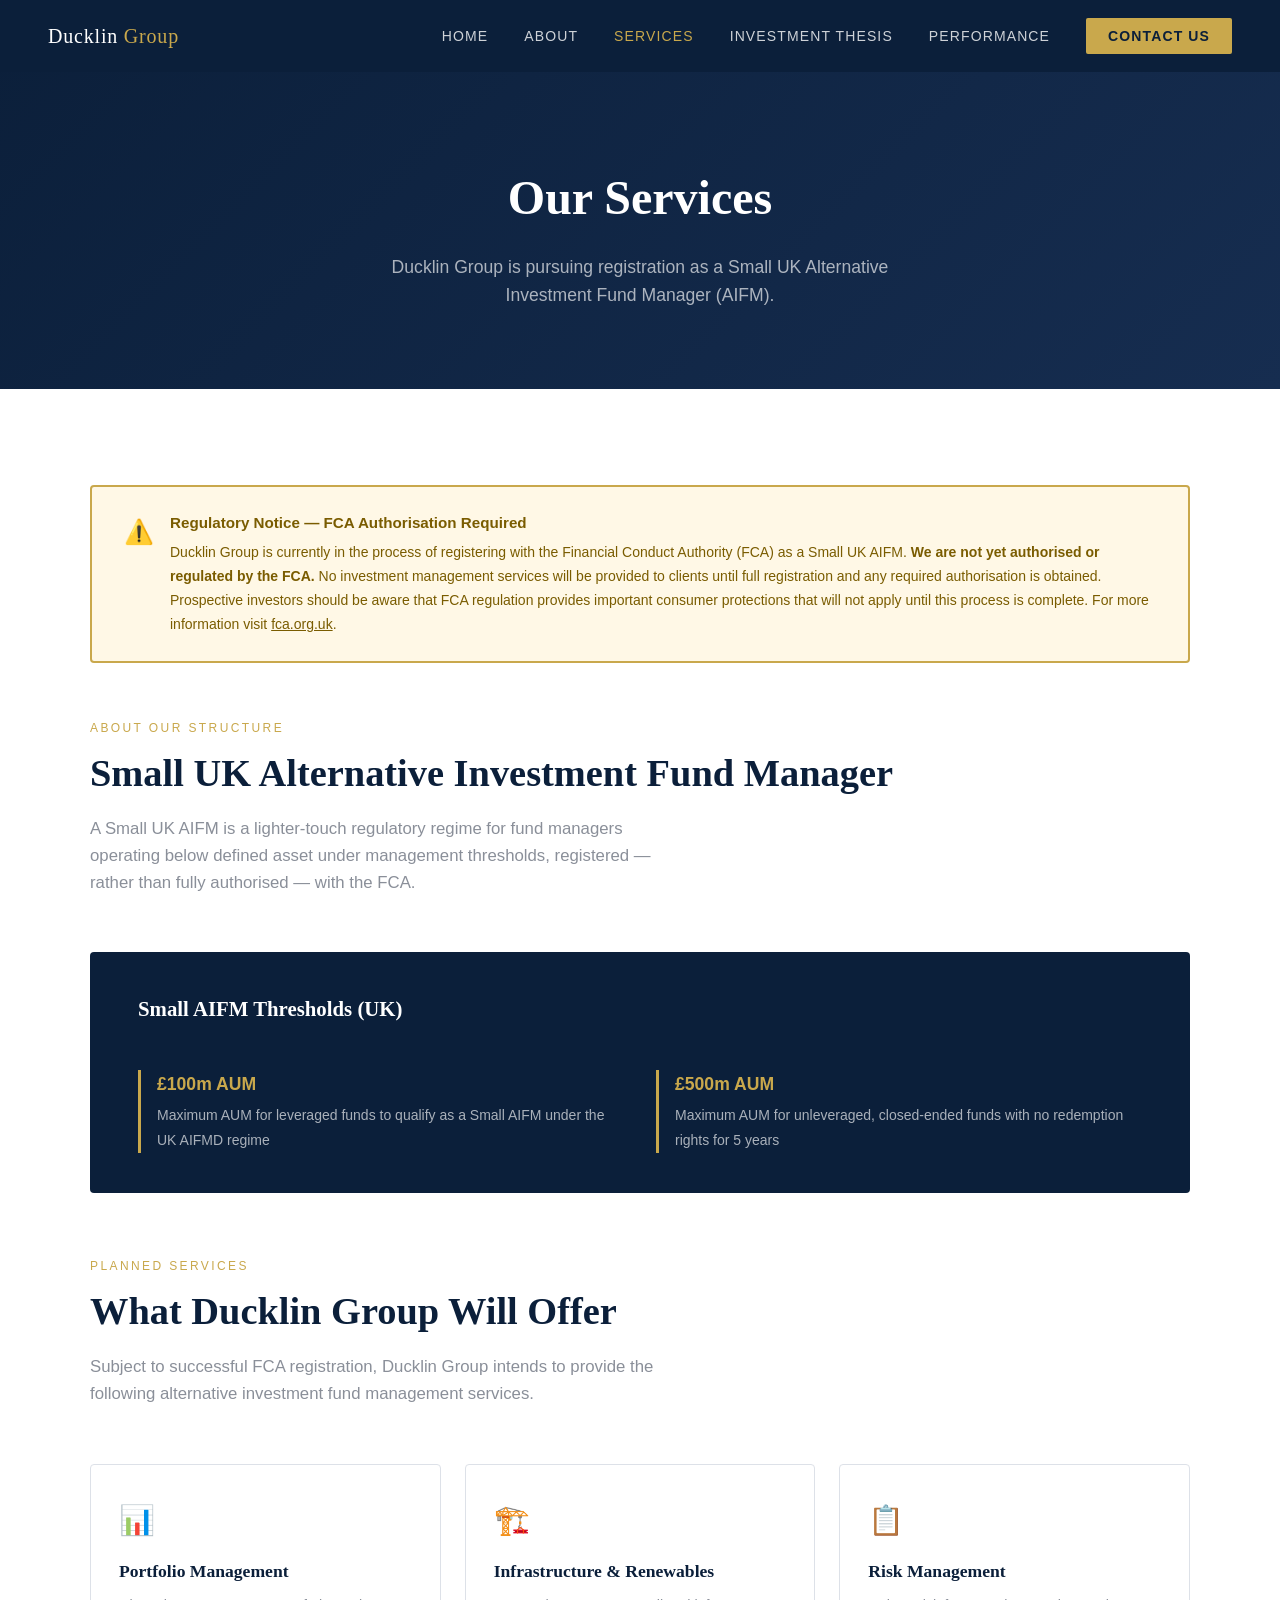
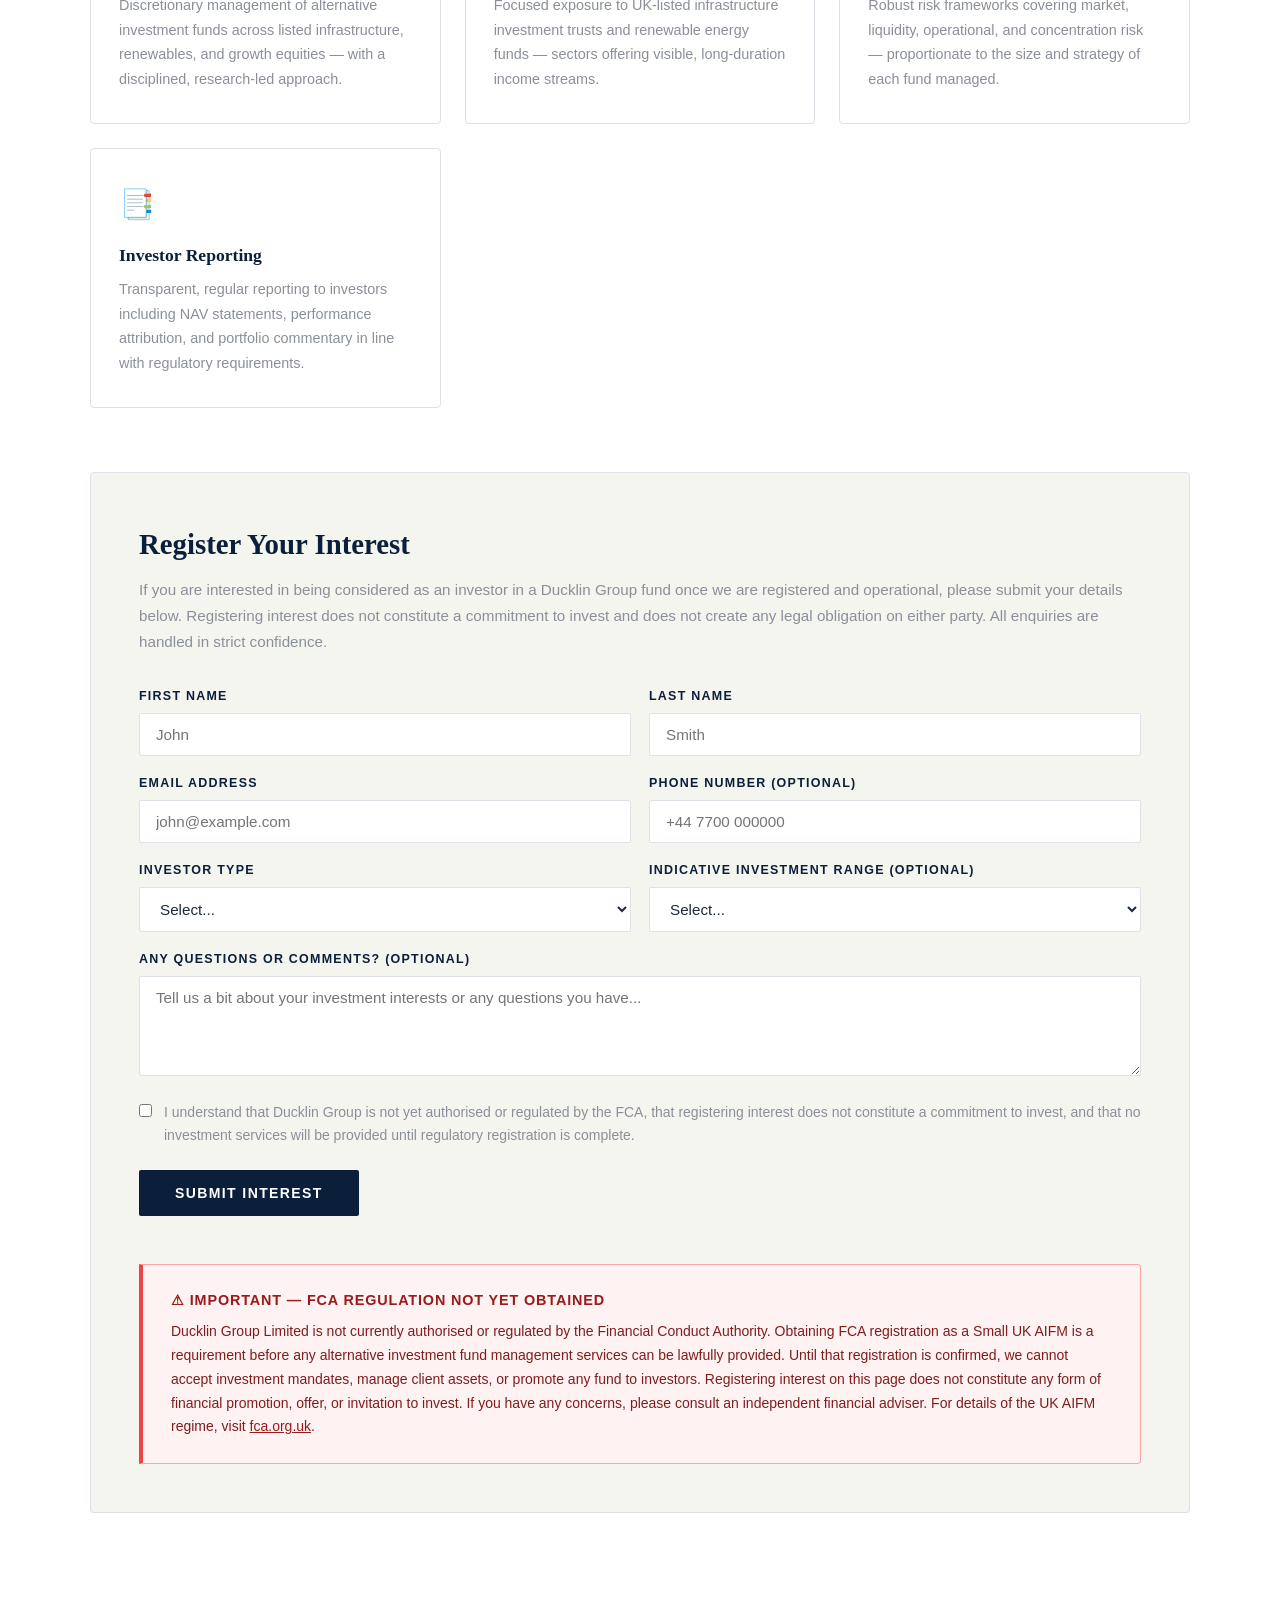
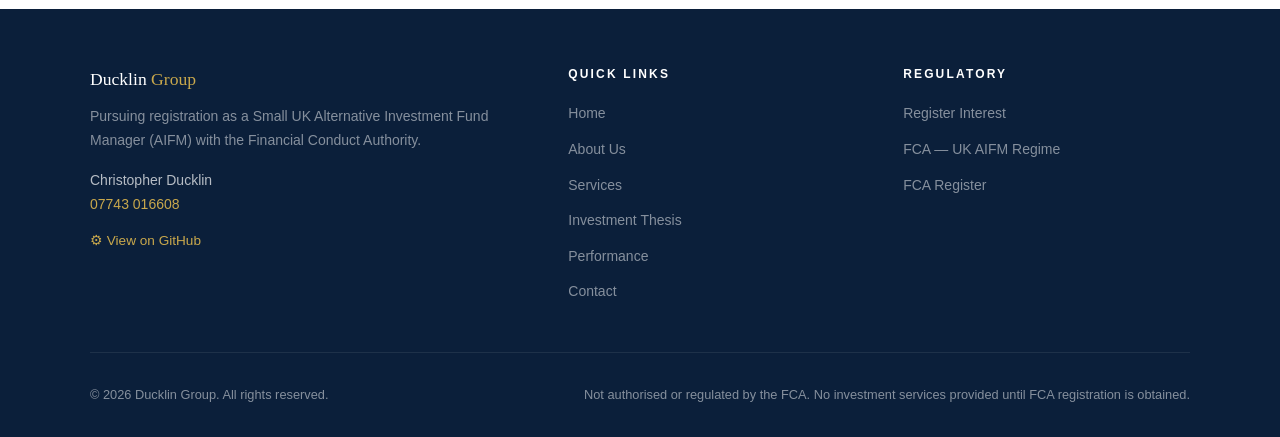
<file: services.html>
<!doctype html>
<html lang="en">
<head>
  <meta charset="utf-8">
  <meta name="viewport" content="width=device-width, initial-scale=1">
  <title>Services — Ducklin Group</title>
  <meta name="description" content="Ducklin Group is pursuing registration as a Small UK AIFM. Register your interest in our alternative investment fund management services.">
  <link rel="stylesheet" href="style.css">
  <style>
    .reg-banner {
      background: #fff8e6;
      border: 2px solid var(--gold);
      border-radius: 4px;
      padding: 24px 32px;
      display: flex;
      gap: 16px;
      align-items: flex-start;
      margin-bottom: 56px;
    }
    .reg-banner-icon { font-size: 1.5rem; flex-shrink: 0; margin-top: 2px; }
    .reg-banner-text h4 { color: #7a5c00; font-size: 0.95rem; font-weight: 700; margin-bottom: 6px; }
    .reg-banner-text p  { color: #7a5c00; font-size: 0.875rem; line-height: 1.7; }
    .reg-banner-text a  { color: #7a5c00; text-decoration: underline; }

    .aifm-grid {
      display: grid;
      grid-template-columns: repeat(auto-fit, minmax(260px, 1fr));
      gap: 24px;
      margin-bottom: 64px;
    }

    .aifm-card {
      border: 1px solid var(--border);
      border-radius: 4px;
      padding: 32px 28px;
      background: var(--white);
      transition: box-shadow 0.2s, transform 0.2s;
    }

    .aifm-card:hover { box-shadow: 0 8px 32px rgba(11,31,58,0.08); transform: translateY(-3px); }

    .aifm-card-icon { font-size: 1.8rem; margin-bottom: 14px; }
    .aifm-card h3 { font-family: var(--font); font-size: 1.1rem; color: var(--navy); margin-bottom: 8px; }
    .aifm-card p  { color: var(--gray); font-size: 0.9rem; line-height: 1.7; }

    .threshold-box {
      background: var(--navy);
      border-radius: 4px;
      padding: 40px 48px;
      display: grid;
      grid-template-columns: 1fr 1fr;
      gap: 32px;
      margin-bottom: 64px;
    }

    .threshold-box h3 { font-family: var(--font); font-size: 1.3rem; color: var(--white); margin-bottom: 12px; grid-column: 1 / -1; }
    .threshold-item { border-left: 3px solid var(--gold); padding-left: 16px; }
    .threshold-item strong { color: var(--gold); display: block; font-size: 1.1rem; margin-bottom: 4px; }
    .threshold-item span { color: rgba(255,255,255,0.65); font-size: 0.875rem; }

    /* Interest registration form */
    .interest-form-wrap {
      background: var(--off-white);
      border: 1px solid var(--border);
      border-radius: 4px;
      padding: 48px;
    }

    .interest-form-wrap h2 { font-family: var(--font); font-size: 1.8rem; color: var(--navy); margin-bottom: 10px; }
    .interest-form-wrap .subtitle { color: var(--gray); margin-bottom: 32px; font-size: 0.95rem; line-height: 1.7; }

    .interest-form { display: grid; grid-template-columns: 1fr 1fr; gap: 18px; }
    .interest-form .full { grid-column: 1 / -1; }

    .success-box {
      display: none;
      background: #e8f5e9;
      border-left: 4px solid #4caf50;
      border-radius: 0 4px 4px 0;
      padding: 20px 24px;
      margin-top: 24px;
    }
    .success-box strong { color: #2e7d32; display: block; margin-bottom: 4px; }
    .success-box p { color: #388e3c; font-size: 0.9rem; }

    .fca-notice {
      background: #fef2f2;
      border: 1px solid #fca5a5;
      border-left: 4px solid #ef4444;
      border-radius: 0 4px 4px 0;
      padding: 24px 28px;
      margin-top: 48px;
    }
    .fca-notice h4 { color: #991b1b; font-size: 0.9rem; font-weight: 700; margin-bottom: 8px; text-transform: uppercase; letter-spacing: 0.06em; }
    .fca-notice p  { color: #7f1d1d; font-size: 0.875rem; line-height: 1.7; }
    .fca-notice a  { color: #991b1b; text-decoration: underline; }

    @media (max-width: 768px) {
      .threshold-box { grid-template-columns: 1fr; padding: 28px 24px; }
      .threshold-box h3 { grid-column: 1; }
      .interest-form { grid-template-columns: 1fr; }
      .interest-form .full { grid-column: 1; }
      .interest-form-wrap { padding: 28px 24px; }
    }
  </style>
</head>
<body>

<!-- Navigation -->
<nav>
  <a href="index.html" class="nav-logo">Ducklin <span>Group</span></a>
  <button class="nav-toggle" aria-label="Toggle menu" onclick="document.querySelector('.nav-links').classList.toggle('open')">
    <span></span><span></span><span></span>
  </button>
  <ul class="nav-links">
    <li><a href="index.html">Home</a></li>
    <li><a href="about.html">About</a></li>
    <li><a href="services.html" class="active">Services</a></li>
    <li><a href="thesis.html">Investment Thesis</a></li>
    <li><a href="performance.html">Performance</a></li>
    <li><a href="contact.html" class="nav-cta">Contact Us</a></li>
  </ul>
</nav>

<!-- Page Hero -->
<div class="services-hero">
  <h1>Our Services</h1>
  <p>Ducklin Group is pursuing registration as a Small UK Alternative Investment Fund Manager (AIFM).</p>
</div>

<!-- Main Content -->
<section class="section">
  <div class="container">

    <!-- FCA Regulation Notice -->
    <div class="reg-banner">
      <div class="reg-banner-icon">⚠️</div>
      <div class="reg-banner-text">
        <h4>Regulatory Notice — FCA Authorisation Required</h4>
        <p>Ducklin Group is currently in the process of registering with the Financial Conduct Authority (FCA) as a Small UK AIFM. <strong>We are not yet authorised or regulated by the FCA.</strong> No investment management services will be provided to clients until full registration and any required authorisation is obtained. Prospective investors should be aware that FCA regulation provides important consumer protections that will not apply until this process is complete. For more information visit <a href="https://www.fca.org.uk" target="_blank" rel="noopener">fca.org.uk</a>.</p>
      </div>
    </div>

    <!-- What is a Small AIFM -->
    <span class="section-label">About Our Structure</span>
    <h2 class="section-title">Small UK Alternative Investment Fund Manager</h2>
    <p class="section-subtitle">A Small UK AIFM is a lighter-touch regulatory regime for fund managers operating below defined asset under management thresholds, registered — rather than fully authorised — with the FCA.</p>

    <!-- Thresholds -->
    <div class="threshold-box">
      <h3>Small AIFM Thresholds (UK)</h3>
      <div class="threshold-item">
        <strong>£100m AUM</strong>
        <span>Maximum AUM for leveraged funds to qualify as a Small AIFM under the UK AIFMD regime</span>
      </div>
      <div class="threshold-item">
        <strong>£500m AUM</strong>
        <span>Maximum AUM for unleveraged, closed-ended funds with no redemption rights for 5 years</span>
      </div>
    </div>

    <!-- What we plan to offer -->
    <span class="section-label">Planned Services</span>
    <h2 class="section-title">What Ducklin Group Will Offer</h2>
    <p class="section-subtitle">Subject to successful FCA registration, Ducklin Group intends to provide the following alternative investment fund management services.</p>

    <div class="aifm-grid">
      <div class="aifm-card">
        <div class="aifm-card-icon">📊</div>
        <h3>Portfolio Management</h3>
        <p>Discretionary management of alternative investment funds across listed infrastructure, renewables, and growth equities — with a disciplined, research-led approach.</p>
      </div>
      <div class="aifm-card">
        <div class="aifm-card-icon">🏗️</div>
        <h3>Infrastructure &amp; Renewables</h3>
        <p>Focused exposure to UK-listed infrastructure investment trusts and renewable energy funds — sectors offering visible, long-duration income streams.</p>
      </div>
      <div class="aifm-card">
        <div class="aifm-card-icon">📋</div>
        <h3>Risk Management</h3>
        <p>Robust risk frameworks covering market, liquidity, operational, and concentration risk — proportionate to the size and strategy of each fund managed.</p>
      </div>
      <div class="aifm-card">
        <div class="aifm-card-icon">📑</div>
        <h3>Investor Reporting</h3>
        <p>Transparent, regular reporting to investors including NAV statements, performance attribution, and portfolio commentary in line with regulatory requirements.</p>
      </div>
    </div>

    <!-- Register Interest Form -->
    <div class="interest-form-wrap" id="register">
      <h2>Register Your Interest</h2>
      <p class="subtitle">If you are interested in being considered as an investor in a Ducklin Group fund once we are registered and operational, please submit your details below. Registering interest does not constitute a commitment to invest and does not create any legal obligation on either party. All enquiries are handled in strict confidence.</p>

      <form id="interest-form" action="https://formspree.io/f/christopher.ducklin@ducklingroup.com" method="POST" onsubmit="submitInterest(event)">
        <input type="hidden" name="_subject" value="Ducklin Group — New Investor Interest Registration">
        <input type="hidden" name="_replyto" id="reply-to-field">
        <div class="interest-form">
          <div>
            <label for="if-first">First Name</label>
            <input type="text" id="if-first" placeholder="John" required>
          </div>
          <div>
            <label for="if-last">Last Name</label>
            <input type="text" id="if-last" placeholder="Smith" required>
          </div>
          <div>
            <label for="if-email">Email Address</label>
            <input type="email" id="if-email" placeholder="john@example.com" required>
          </div>
          <div>
            <label for="if-phone">Phone Number (Optional)</label>
            <input type="tel" id="if-phone" placeholder="+44 7700 000000">
          </div>
          <div>
            <label for="if-type">Investor Type</label>
            <select id="if-type" required>
              <option value="" disabled selected>Select...</option>
              <option>Professional Investor</option>
              <option>High Net Worth Individual</option>
              <option>Sophisticated Investor</option>
              <option>Institutional Investor</option>
              <option>Family Office</option>
              <option>Other</option>
            </select>
          </div>
          <div>
            <label for="if-amount">Indicative Investment Range (Optional)</label>
            <select id="if-amount">
              <option value="" disabled selected>Select...</option>
              <option>Under £50,000</option>
              <option>£50,000 – £250,000</option>
              <option>£250,000 – £1,000,000</option>
              <option>£1,000,000 – £5,000,000</option>
              <option>Over £5,000,000</option>
              <option>Prefer not to say</option>
            </select>
          </div>
          <div class="full">
            <label for="if-message">Any questions or comments? (Optional)</label>
            <textarea id="if-message" placeholder="Tell us a bit about your investment interests or any questions you have..." style="min-height:100px;"></textarea>
          </div>
          <div class="full" style="display:flex; align-items:flex-start; gap:12px;">
            <input type="checkbox" id="if-confirm" required style="width:auto; margin-top:3px; flex-shrink:0;">
            <label for="if-confirm" style="text-transform:none; letter-spacing:0; font-weight:400; color:var(--gray); font-size:0.875rem; line-height:1.6;">I understand that Ducklin Group is not yet authorised or regulated by the FCA, that registering interest does not constitute a commitment to invest, and that no investment services will be provided until regulatory registration is complete.</label>
          </div>
          <div class="full">
            <button type="submit" class="btn-submit">Submit Interest</button>
          </div>
        </div>
      </form>

      <div class="success-box" id="interest-success">
        <strong>Thank you — interest registered.</strong>
        <p>We have received your details and will be in touch once Ducklin Group has obtained FCA registration and is ready to accept investors.</p>
      </div>

      <!-- FCA Notice -->
      <div class="fca-notice">
        <h4>⚠ Important — FCA Regulation Not Yet Obtained</h4>
        <p>Ducklin Group Limited is not currently authorised or regulated by the Financial Conduct Authority. Obtaining FCA registration as a Small UK AIFM is a requirement before any alternative investment fund management services can be lawfully provided. Until that registration is confirmed, we cannot accept investment mandates, manage client assets, or promote any fund to investors. Registering interest on this page does not constitute any form of financial promotion, offer, or invitation to invest. If you have any concerns, please consult an independent financial adviser. For details of the UK AIFM regime, visit <a href="https://www.fca.org.uk/firms/alternative-investment-fund-managers" target="_blank" rel="noopener">fca.org.uk</a>.</p>
      </div>
    </div>

  </div>
</section>

<!-- Footer -->
<footer>
  <div class="container">
    <div class="footer-top">
      <div>
        <div class="footer-brand">Ducklin <span>Group</span></div>
        <p class="footer-desc">Pursuing registration as a Small UK Alternative Investment Fund Manager (AIFM) with the Financial Conduct Authority.</p>
        <p class="footer-desc" style="margin-top:16px; color:rgba(255,255,255,0.7);">Christopher Ducklin<br><a href="tel:+447743016608" style="color:var(--gold);">07743 016608</a></p>
        <p class="footer-desc" style="margin-top:12px;"><a href="https://github.com/DucChri/Ducklin-Group-Website" target="_blank" rel="noopener" style="color:var(--gold); font-size:0.85rem;">⚙ View on GitHub</a></p>
      </div>
      <div class="footer-col">
        <h4>Quick Links</h4>
        <ul>
          <li><a href="index.html">Home</a></li>
          <li><a href="about.html">About Us</a></li>
          <li><a href="services.html">Services</a></li>
          <li><a href="thesis.html">Investment Thesis</a></li>
    <li><a href="performance.html">Performance</a></li>
          <li><a href="contact.html">Contact</a></li>
        </ul>
      </div>
      <div class="footer-col">
        <h4>Regulatory</h4>
        <ul>
          <li><a href="services.html#register">Register Interest</a></li>
          <li><a href="https://www.fca.org.uk/firms/alternative-investment-fund-managers" target="_blank" rel="noopener">FCA — UK AIFM Regime</a></li>
          <li><a href="https://register.fca.org.uk" target="_blank" rel="noopener">FCA Register</a></li>
        </ul>
      </div>
    </div>
    <div class="footer-bottom">
      <span>&copy; 2026 Ducklin Group. All rights reserved.</span>
      <span>Not authorised or regulated by the FCA. No investment services provided until FCA registration is obtained.</span>
    </div>
  </div>
</footer>

<script>
async function submitInterest(e) {
  e.preventDefault();
  const form = document.getElementById('interest-form');
  const emailVal = document.getElementById('if-email').value;
  document.getElementById('reply-to-field').value = emailVal;
  const data = new FormData(form);
  try {
    const res = await fetch(form.action, { method: 'POST', body: data, headers: { 'Accept': 'application/json' } });
    if (res.ok) {
      form.style.display = 'none';
      document.getElementById('interest-success').style.display = 'block';
    } else {
      alert('Something went wrong. Please email christopher.ducklin@ducklingroup.com directly.');
    }
  } catch {
    alert('Could not send your details. Please email christopher.ducklin@ducklingroup.com directly.');
  }
}
</script>

</body>
</html>
</file>
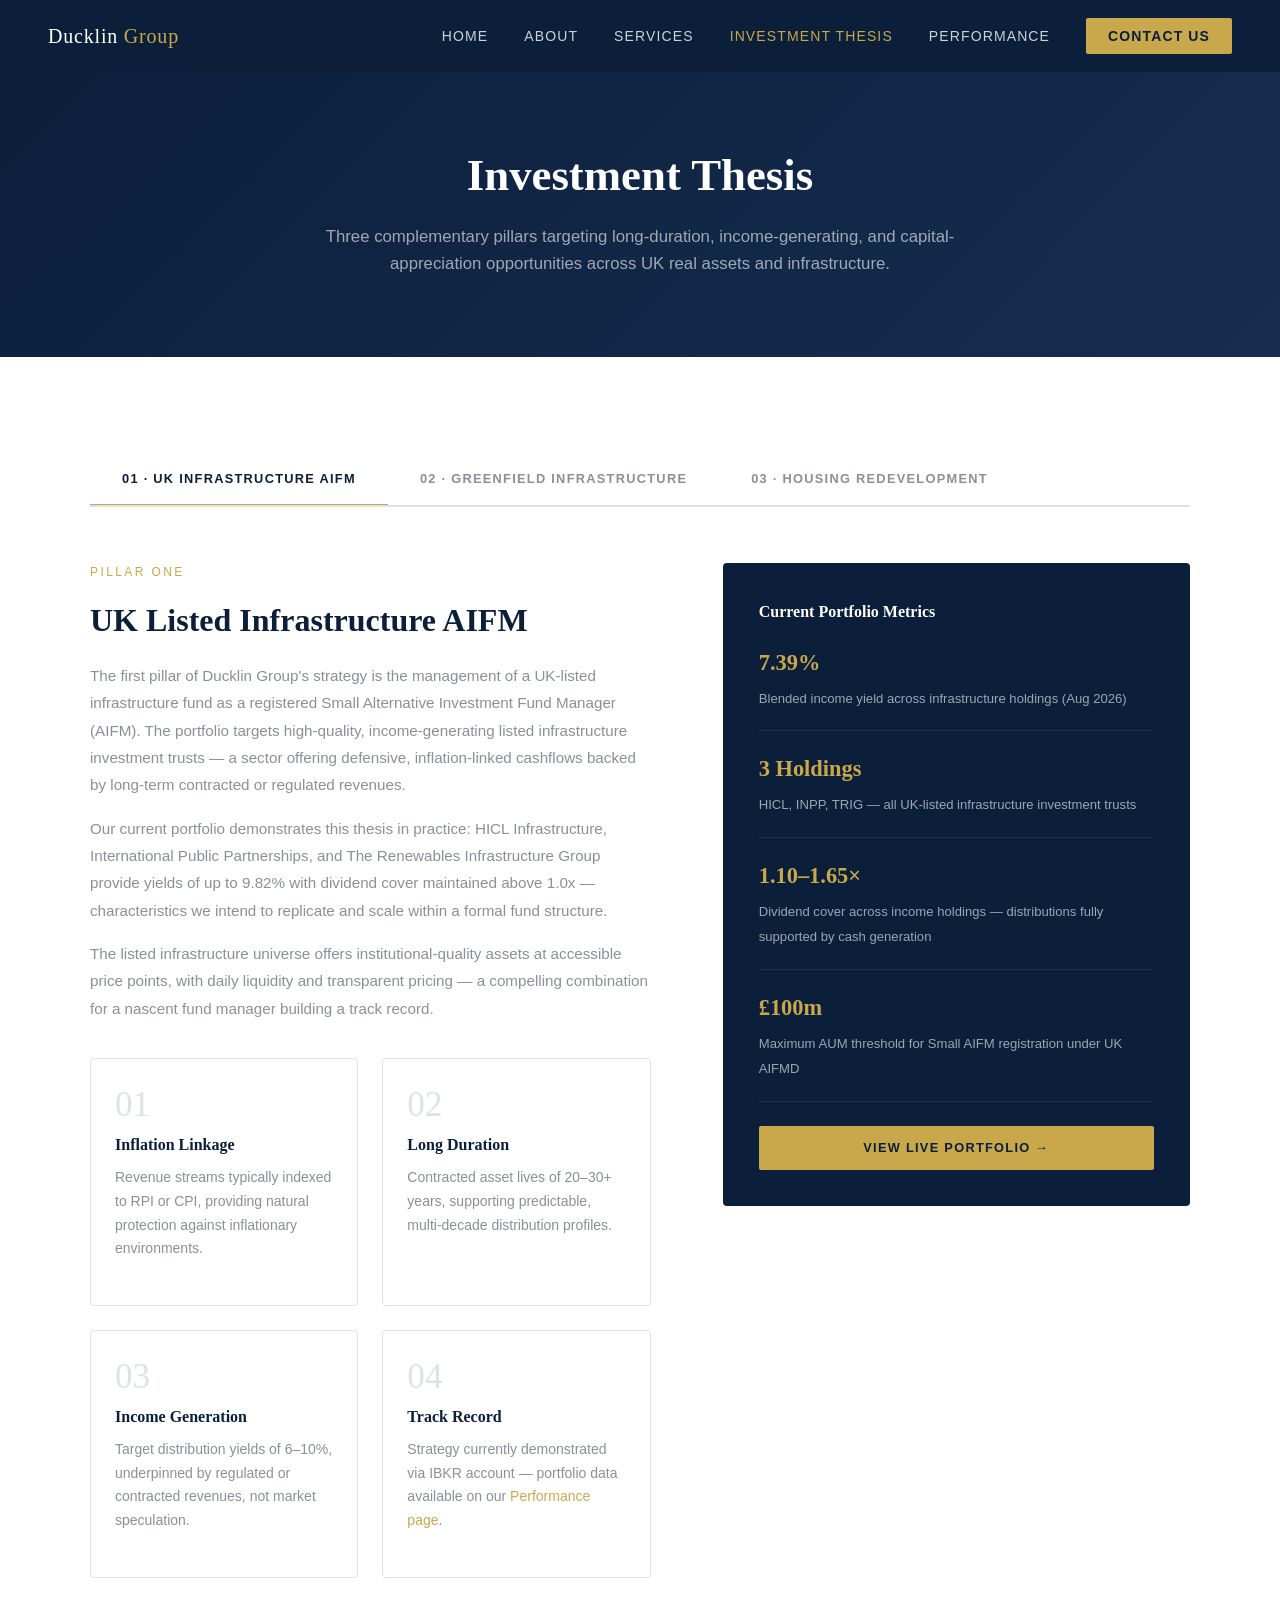
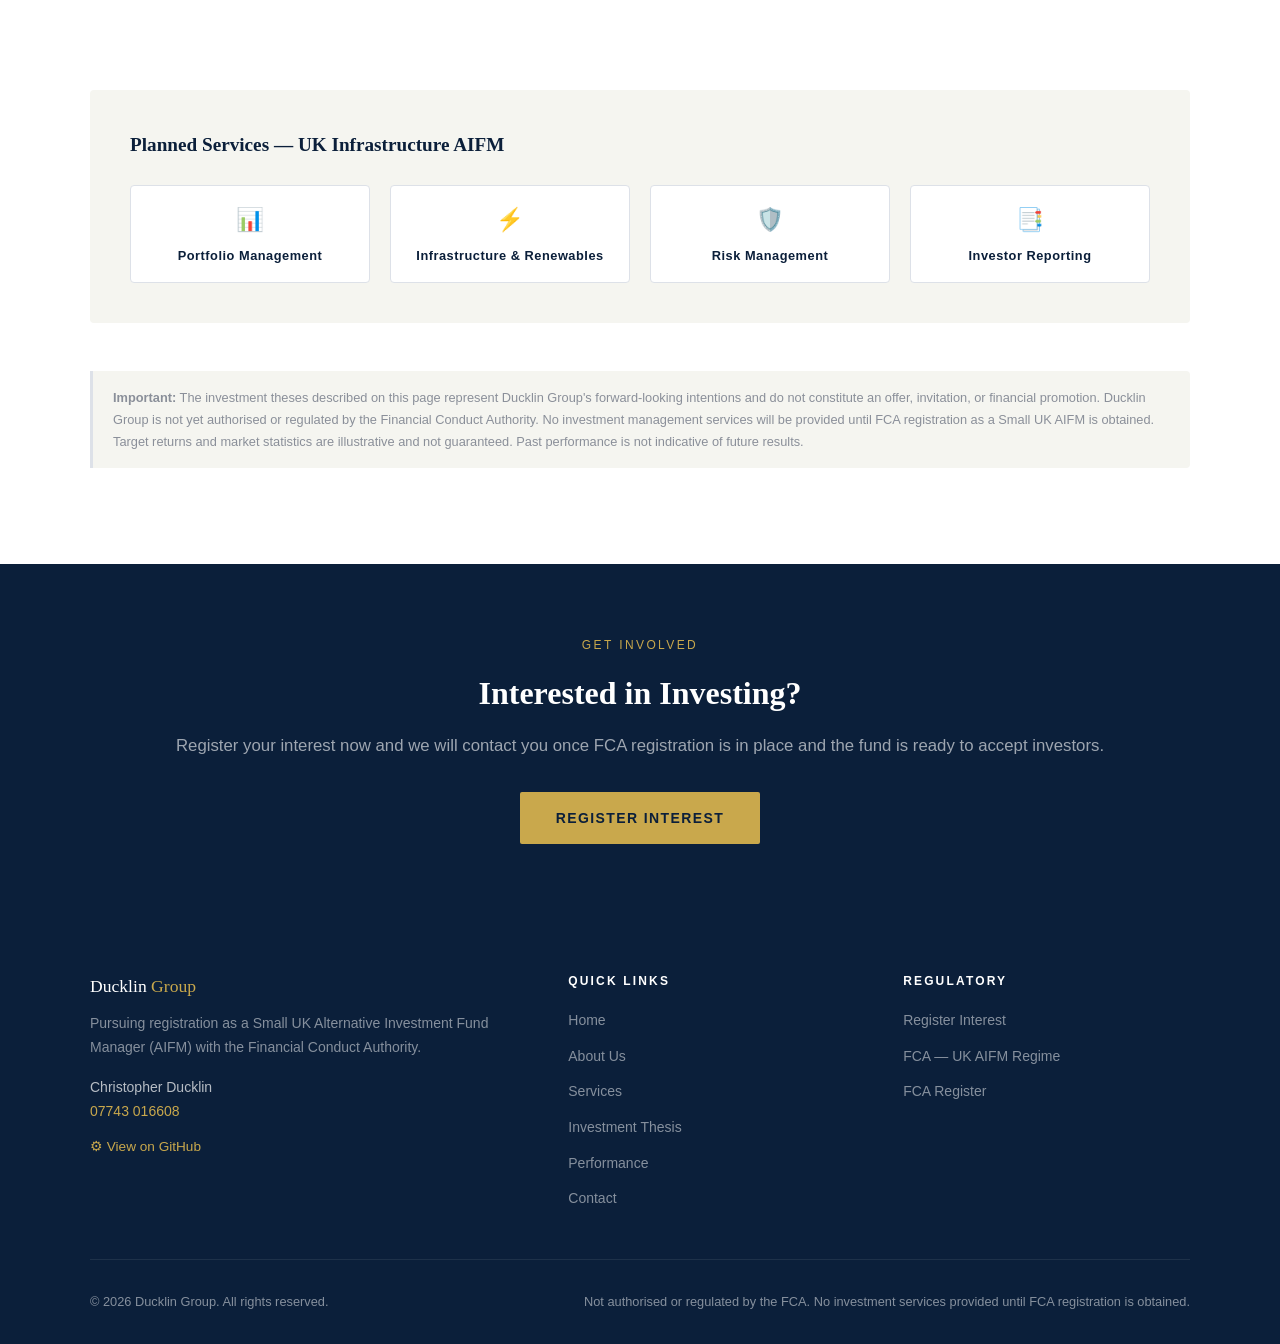
<file: thesis.html>
<!doctype html>
<html lang="en">
<head>
  <meta charset="utf-8">
  <meta name="viewport" content="width=device-width, initial-scale=1">
  <title>Investment Thesis — Ducklin Group</title>
  <meta name="description" content="Ducklin Group's investment thesis across UK listed infrastructure, greenfield infrastructure development, and housing redevelopment.">
  <link rel="stylesheet" href="style.css">
  <style>
    .thesis-hero {
      background: linear-gradient(135deg, var(--navy), #162d50);
      padding: 140px 48px 80px;
      text-align: center;
    }
    .thesis-hero h1 { font-family: var(--font); font-size: clamp(1.8rem,3.5vw,2.8rem); color: var(--white); margin-bottom: 12px; }
    .thesis-hero p { color: rgba(255,255,255,0.6); font-size: 1.05rem; max-width: 640px; margin: 0 auto; }

    /* Pillar tabs */
    .pillar-tabs {
      display: flex;
      gap: 0;
      border-bottom: 2px solid var(--border);
      margin-bottom: 56px;
      overflow-x: auto;
    }

    .pillar-tab {
      padding: 18px 32px;
      font-size: 0.8rem;
      letter-spacing: 0.1em;
      text-transform: uppercase;
      color: var(--gray);
      cursor: pointer;
      border-bottom: 3px solid transparent;
      margin-bottom: -2px;
      white-space: nowrap;
      font-weight: 600;
      transition: color 0.2s, border-color 0.2s;
      background: none;
      border-top: none;
      border-left: none;
      border-right: none;
    }
    .pillar-tab:hover { color: var(--navy); }
    .pillar-tab.active { color: var(--navy); border-bottom-color: var(--gold); }

    .pillar-panel { display: none; }
    .pillar-panel.active { display: block; }

    /* Thesis content */
    .thesis-intro {
      display: grid;
      grid-template-columns: 1.2fr 1fr;
      gap: 72px;
      align-items: start;
      margin-bottom: 64px;
    }

    .thesis-intro h2 { font-family: var(--font); font-size: 2rem; color: var(--navy); margin-bottom: 16px; }
    .thesis-intro p { color: var(--gray); line-height: 1.8; margin-bottom: 16px; font-size: 0.95rem; }

    .thesis-sidebar {
      background: var(--navy);
      border-radius: 4px;
      padding: 36px;
      position: sticky;
      top: 90px;
    }

    .thesis-sidebar h4 { font-family: var(--font); color: var(--white); font-size: 1rem; margin-bottom: 20px; }

    .sidebar-stat { margin-bottom: 20px; padding-bottom: 20px; border-bottom: 1px solid rgba(255,255,255,0.08); }
    .sidebar-stat:last-child { border-bottom: none; margin-bottom: 0; padding-bottom: 0; }
    .sidebar-stat strong { display: block; color: var(--gold); font-size: 1.4rem; font-family: var(--font); margin-bottom: 4px; }
    .sidebar-stat span { color: rgba(255,255,255,0.6); font-size: 0.82rem; line-height: 1.5; }

    /* Opportunity cards */
    .opportunity-grid {
      display: grid;
      grid-template-columns: repeat(auto-fit, minmax(240px, 1fr));
      gap: 24px;
      margin-bottom: 48px;
    }

    .opp-card {
      border: 1px solid var(--border);
      border-radius: 4px;
      padding: 28px 24px;
      background: var(--white);
    }

    .opp-card-num { font-family: var(--font); font-size: 2.2rem; color: var(--border); line-height: 1; margin-bottom: 10px; }
    .opp-card h4 { font-family: var(--font); font-size: 1rem; color: var(--navy); margin-bottom: 8px; }
    .opp-card p { color: var(--gray); font-size: 0.875rem; line-height: 1.7; }

    /* Services row */
    .services-row {
      background: var(--off-white);
      border-radius: 4px;
      padding: 40px;
      margin-bottom: 0;
    }

    .services-row h3 { font-family: var(--font); font-size: 1.2rem; color: var(--navy); margin-bottom: 24px; }
    .services-row-grid { display: grid; grid-template-columns: repeat(4, 1fr); gap: 20px; }

    .service-chip {
      background: var(--white);
      border: 1px solid var(--border);
      border-radius: 4px;
      padding: 16px;
      text-align: center;
    }

    .service-chip-icon { font-size: 1.4rem; margin-bottom: 8px; }
    .service-chip h5 { font-size: 0.8rem; color: var(--navy); font-weight: 700; letter-spacing: 0.04em; }

    /* Disclaimer */
    .thesis-disclaimer {
      background: var(--off-white);
      border-left: 3px solid var(--border);
      padding: 16px 20px;
      margin-top: 48px;
      font-size: 0.8rem;
      color: var(--gray);
      line-height: 1.7;
      border-radius: 0 4px 4px 0;
    }

    @media (max-width: 768px) {
      .thesis-intro { grid-template-columns: 1fr; gap: 40px; }
      .thesis-sidebar { position: static; }
      .services-row-grid { grid-template-columns: 1fr 1fr; }
      .pillar-tab { padding: 14px 18px; font-size: 0.75rem; }
      .thesis-hero { padding: 130px 24px 60px; }
      .services-row { padding: 24px; }
    }
  </style>
</head>
<body>

<!-- Navigation -->
<nav>
  <a href="index.html" class="nav-logo">Ducklin <span>Group</span></a>
  <button class="nav-toggle" aria-label="Toggle menu" onclick="document.querySelector('.nav-links').classList.toggle('open')">
    <span></span><span></span><span></span>
  </button>
  <ul class="nav-links">
    <li><a href="index.html">Home</a></li>
    <li><a href="about.html">About</a></li>
    <li><a href="services.html">Services</a></li>
    <li><a href="thesis.html" class="active">Investment Thesis</a></li>
    <li><a href="performance.html">Performance</a></li>
    <li><a href="contact.html" class="nav-cta">Contact Us</a></li>
  </ul>
</nav>

<!-- Hero -->
<div class="thesis-hero">
  <h1>Investment Thesis</h1>
  <p>Three complementary pillars targeting long-duration, income-generating, and capital-appreciation opportunities across UK real assets and infrastructure.</p>
</div>

<!-- Tabs + Content -->
<section class="section">
  <div class="container">

    <!-- Tab buttons -->
    <div class="pillar-tabs">
      <button class="pillar-tab active" onclick="showPillar('infra', this)">01 · UK Infrastructure AIFM</button>
      <button class="pillar-tab" onclick="showPillar('greenfield', this)">02 · Greenfield Infrastructure</button>
      <button class="pillar-tab" onclick="showPillar('housing', this)">03 · Housing Redevelopment</button>
    </div>

    <!-- ── PILLAR 1: UK Infrastructure AIFM ── -->
    <div class="pillar-panel active" id="pillar-infra">
      <div class="thesis-intro">
        <div>
          <span class="section-label">Pillar One</span>
          <h2>UK Listed Infrastructure AIFM</h2>
          <p>The first pillar of Ducklin Group's strategy is the management of a UK-listed infrastructure fund as a registered Small Alternative Investment Fund Manager (AIFM). The portfolio targets high-quality, income-generating listed infrastructure investment trusts — a sector offering defensive, inflation-linked cashflows backed by long-term contracted or regulated revenues.</p>
          <p>Our current portfolio demonstrates this thesis in practice: HICL Infrastructure, International Public Partnerships, and The Renewables Infrastructure Group provide yields of up to 9.82% with dividend cover maintained above 1.0x — characteristics we intend to replicate and scale within a formal fund structure.</p>
          <p>The listed infrastructure universe offers institutional-quality assets at accessible price points, with daily liquidity and transparent pricing — a compelling combination for a nascent fund manager building a track record.</p>

          <div class="opportunity-grid" style="margin-top:36px;">
            <div class="opp-card">
              <div class="opp-card-num">01</div>
              <h4>Inflation Linkage</h4>
              <p>Revenue streams typically indexed to RPI or CPI, providing natural protection against inflationary environments.</p>
            </div>
            <div class="opp-card">
              <div class="opp-card-num">02</div>
              <h4>Long Duration</h4>
              <p>Contracted asset lives of 20–30+ years, supporting predictable, multi-decade distribution profiles.</p>
            </div>
            <div class="opp-card">
              <div class="opp-card-num">03</div>
              <h4>Income Generation</h4>
              <p>Target distribution yields of 6–10%, underpinned by regulated or contracted revenues, not market speculation.</p>
            </div>
            <div class="opp-card">
              <div class="opp-card-num">04</div>
              <h4>Track Record</h4>
              <p>Strategy currently demonstrated via IBKR account — portfolio data available on our <a href="performance.html" style="color:var(--gold);">Performance page</a>.</p>
            </div>
          </div>
        </div>

        <div class="thesis-sidebar">
          <h4>Current Portfolio Metrics</h4>
          <div class="sidebar-stat">
            <strong>7.39%</strong>
            <span>Blended income yield across infrastructure holdings (Aug 2026)</span>
          </div>
          <div class="sidebar-stat">
            <strong>3 Holdings</strong>
            <span>HICL, INPP, TRIG — all UK-listed infrastructure investment trusts</span>
          </div>
          <div class="sidebar-stat">
            <strong>1.10–1.65×</strong>
            <span>Dividend cover across income holdings — distributions fully supported by cash generation</span>
          </div>
          <div class="sidebar-stat">
            <strong>£100m</strong>
            <span>Maximum AUM threshold for Small AIFM registration under UK AIFMD</span>
          </div>
          <div style="margin-top:24px;">
            <a href="performance.html" class="btn-primary" style="display:block; text-align:center; background:var(--gold); color:var(--navy); font-size:0.8rem; padding:12px;">View Live Portfolio →</a>
          </div>
        </div>
      </div>

      <!-- Planned services for this pillar -->
      <div class="services-row">
        <h3>Planned Services — UK Infrastructure AIFM</h3>
        <div class="services-row-grid">
          <div class="service-chip">
            <div class="service-chip-icon">📊</div>
            <h5>Portfolio Management</h5>
          </div>
          <div class="service-chip">
            <div class="service-chip-icon">⚡</div>
            <h5>Infrastructure &amp; Renewables</h5>
          </div>
          <div class="service-chip">
            <div class="service-chip-icon">🛡️</div>
            <h5>Risk Management</h5>
          </div>
          <div class="service-chip">
            <div class="service-chip-icon">📑</div>
            <h5>Investor Reporting</h5>
          </div>
        </div>
      </div>
    </div>

    <!-- ── PILLAR 2: Greenfield Infrastructure ── -->
    <div class="pillar-panel" id="pillar-greenfield">
      <div class="thesis-intro">
        <div>
          <span class="section-label">Pillar Two</span>
          <h2>Greenfield Infrastructure Development</h2>
          <p>The second pillar targets greenfield infrastructure development — the origination, development, and early-stage investment in new infrastructure assets from conception through to operational status. Greenfield projects typically offer higher risk-adjusted returns than secondary (operational) infrastructure, compensating investors for construction, planning, and ramp-up risk.</p>
          <p>The UK faces a well-documented infrastructure deficit across energy, transport, water, and digital connectivity. Government targets for net zero, housing, and economic growth create a structural pipeline of development opportunities — many of which are too early-stage for large institutional investors but well-suited to an agile, smaller fund manager with specialist expertise.</p>
          <p>Ducklin Group intends to focus on projects with clear planning pathways, government support, and contracted revenue frameworks — minimising speculative risk while capturing the development premium.</p>

          <div class="opportunity-grid" style="margin-top:36px;">
            <div class="opp-card">
              <div class="opp-card-num">01</div>
              <h4>Energy Transition</h4>
              <p>Solar, battery storage, onshore wind, and grid infrastructure required to meet UK net zero commitments by 2050.</p>
            </div>
            <div class="opp-card">
              <div class="opp-card-num">02</div>
              <h4>Development Premium</h4>
              <p>Greenfield projects command a significant valuation uplift upon reaching operational status — targeting 15–25%+ IRR at development stage.</p>
            </div>
            <div class="opp-card">
              <div class="opp-card-num">03</div>
              <h4>Government Tailwinds</h4>
              <p>CfD auctions, National Wealth Fund capital, and planning reform create a supportive environment for new infrastructure investment.</p>
            </div>
            <div class="opp-card">
              <div class="opp-card-num">04</div>
              <h4>Asset Recycling</h4>
              <p>Once operational, assets can be refinanced or sold to listed infrastructure vehicles, providing capital for the next development cycle.</p>
            </div>
          </div>
        </div>

        <div class="thesis-sidebar">
          <h4>Greenfield Opportunity</h4>
          <div class="sidebar-stat">
            <strong>£700B+</strong>
            <span>Estimated UK infrastructure investment requirement to 2035 (National Infrastructure Commission)</span>
          </div>
          <div class="sidebar-stat">
            <strong>15–25%+</strong>
            <span>Target development-stage IRR — compensating for construction and planning risk</span>
          </div>
          <div class="sidebar-stat">
            <strong>Net Zero 2050</strong>
            <span>UK statutory commitment driving structural demand for clean energy and grid infrastructure development</span>
          </div>
          <div class="sidebar-stat">
            <strong>CfD / PPA</strong>
            <span>Contracts for Difference and Power Purchase Agreements provide revenue certainty from operational date</span>
          </div>
          <div style="margin-top:24px;">
            <a href="services.html#register" class="btn-primary" style="display:block; text-align:center; background:var(--gold); color:var(--navy); font-size:0.8rem; padding:12px;">Register Interest →</a>
          </div>
        </div>
      </div>

      <div class="services-row">
        <h3>Planned Services — Greenfield Infrastructure</h3>
        <div class="services-row-grid">
          <div class="service-chip">
            <div class="service-chip-icon">📊</div>
            <h5>Portfolio Management</h5>
          </div>
          <div class="service-chip">
            <div class="service-chip-icon">🏗️</div>
            <h5>Infrastructure &amp; Renewables</h5>
          </div>
          <div class="service-chip">
            <div class="service-chip-icon">🛡️</div>
            <h5>Risk Management</h5>
          </div>
          <div class="service-chip">
            <div class="service-chip-icon">📑</div>
            <h5>Investor Reporting</h5>
          </div>
        </div>
      </div>
    </div>

    <!-- ── PILLAR 3: Housing Redevelopment ── -->
    <div class="pillar-panel" id="pillar-housing">
      <div class="thesis-intro">
        <div>
          <span class="section-label">Pillar Three</span>
          <h2>Housing Redevelopment</h2>
          <p>The third pillar focuses on residential housing redevelopment — the acquisition, remediation, and redevelopment of underutilised or brownfield residential sites into high-quality housing stock. The UK's persistent housing shortage, particularly in urban and suburban commuter markets, creates a structural opportunity for value-add residential development.</p>
          <p>Ducklin Group's approach targets sites where planning permission can be secured or enhanced, where existing structures can be converted or replaced, and where strong local housing demand provides robust exit optionality — whether through private sale, affordable housing delivery, or institutional Build-to-Rent.</p>
          <p>This pillar provides capital appreciation characteristics to complement the income focus of the infrastructure pillars, creating a balanced overall fund profile.</p>

          <div class="opportunity-grid" style="margin-top:36px;">
            <div class="opp-card">
              <div class="opp-card-num">01</div>
              <h4>Structural Undersupply</h4>
              <p>The UK requires c.300,000 new homes per year but consistently delivers fewer — creating durable demand for quality housing stock.</p>
            </div>
            <div class="opp-card">
              <div class="opp-card-num">02</div>
              <h4>Brownfield Focus</h4>
              <p>Government priority on brownfield-first development reduces planning risk and aligns with Homes England funding programmes.</p>
            </div>
            <div class="opp-card">
              <div class="opp-card-num">03</div>
              <h4>Value Creation</h4>
              <p>Uplift from planning gain, site remediation, and quality development — targeting 20–30% gross development margins.</p>
            </div>
            <div class="opp-card">
              <div class="opp-card-num">04</div>
              <h4>Flexible Exit</h4>
              <p>Multiple exit routes: private sale, affordable housing partnership, or institutional BTR forward sale — reducing market dependency.</p>
            </div>
          </div>
        </div>

        <div class="thesis-sidebar">
          <h4>Housing Market Context</h4>
          <div class="sidebar-stat">
            <strong>300,000</strong>
            <span>Annual new homes required in England — consistently underdelivered, sustaining structural demand</span>
          </div>
          <div class="sidebar-stat">
            <strong>Brownfield First</strong>
            <span>Government policy prioritises brownfield sites, with Homes England grant support available for remediation costs</span>
          </div>
          <div class="sidebar-stat">
            <strong>20–30%</strong>
            <span>Target gross development margin on housing redevelopment projects, net of remediation and build costs</span>
          </div>
          <div class="sidebar-stat">
            <strong>BTR / PRS</strong>
            <span>Build-to-Rent and Private Rented Sector demand from institutional investors provides forward sale optionality</span>
          </div>
          <div style="margin-top:24px;">
            <a href="services.html#register" class="btn-primary" style="display:block; text-align:center; background:var(--gold); color:var(--navy); font-size:0.8rem; padding:12px;">Register Interest →</a>
          </div>
        </div>
      </div>

      <div class="services-row">
        <h3>Planned Services — Housing Redevelopment</h3>
        <div class="services-row-grid">
          <div class="service-chip">
            <div class="service-chip-icon">📊</div>
            <h5>Portfolio Management</h5>
          </div>
          <div class="service-chip">
            <div class="service-chip-icon">🏠</div>
            <h5>Infrastructure &amp; Development</h5>
          </div>
          <div class="service-chip">
            <div class="service-chip-icon">🛡️</div>
            <h5>Risk Management</h5>
          </div>
          <div class="service-chip">
            <div class="service-chip-icon">📑</div>
            <h5>Investor Reporting</h5>
          </div>
        </div>
      </div>
    </div>

    <!-- Disclaimer -->
    <div class="thesis-disclaimer">
      <strong>Important:</strong> The investment theses described on this page represent Ducklin Group's forward-looking intentions and do not constitute an offer, invitation, or financial promotion. Ducklin Group is not yet authorised or regulated by the Financial Conduct Authority. No investment management services will be provided until FCA registration as a Small UK AIFM is obtained. Target returns and market statistics are illustrative and not guaranteed. Past performance is not indicative of future results.
    </div>

  </div>
</section>

<!-- CTA -->
<section style="background:var(--navy); padding:72px 48px; text-align:center;">
  <div class="container">
    <span class="section-label" style="display:block; text-align:center;">Get Involved</span>
    <h2 style="font-family:var(--font); font-size:2rem; color:var(--white); margin-bottom:14px;">Interested in Investing?</h2>
    <p style="color:rgba(255,255,255,0.6); margin-bottom:32px; font-size:1.05rem;">Register your interest now and we will contact you once FCA registration is in place and the fund is ready to accept investors.</p>
    <a href="services.html#register" class="btn-primary">Register Interest</a>
  </div>
</section>

<!-- Footer -->
<footer>
  <div class="container">
    <div class="footer-top">
      <div>
        <div class="footer-brand">Ducklin <span>Group</span></div>
        <p class="footer-desc">Pursuing registration as a Small UK Alternative Investment Fund Manager (AIFM) with the Financial Conduct Authority.</p>
        <p class="footer-desc" style="margin-top:16px; color:rgba(255,255,255,0.7);">Christopher Ducklin<br><a href="tel:+447743016608" style="color:var(--gold);">07743 016608</a></p>
        <p class="footer-desc" style="margin-top:12px;"><a href="https://github.com/DucChri/Ducklin-Group-Website" target="_blank" rel="noopener" style="color:var(--gold); font-size:0.85rem;">⚙ View on GitHub</a></p>
      </div>
      <div class="footer-col">
        <h4>Quick Links</h4>
        <ul>
          <li><a href="index.html">Home</a></li>
          <li><a href="about.html">About Us</a></li>
          <li><a href="services.html">Services</a></li>
          <li><a href="thesis.html">Investment Thesis</a></li>
          <li><a href="performance.html">Performance</a></li>
          <li><a href="contact.html">Contact</a></li>
        </ul>
      </div>
      <div class="footer-col">
        <h4>Regulatory</h4>
        <ul>
          <li><a href="services.html#register">Register Interest</a></li>
          <li><a href="https://www.fca.org.uk/firms/alternative-investment-fund-managers" target="_blank" rel="noopener">FCA — UK AIFM Regime</a></li>
          <li><a href="https://register.fca.org.uk" target="_blank" rel="noopener">FCA Register</a></li>
        </ul>
      </div>
    </div>
    <div class="footer-bottom">
      <span>&copy; 2026 Ducklin Group. All rights reserved.</span>
      <span>Not authorised or regulated by the FCA. No investment services provided until FCA registration is obtained.</span>
    </div>
  </div>
</footer>

<script>
function showPillar(id, btn) {
  document.querySelectorAll('.pillar-panel').forEach(p => p.classList.remove('active'));
  document.querySelectorAll('.pillar-tab').forEach(t => t.classList.remove('active'));
  document.getElementById('pillar-' + id).classList.add('active');
  btn.classList.add('active');
}
</script>

</body>
</html>
</file>
<file: style.css>
/* ── Reset & Base ─────────────────────────────────────── */
*, *::before, *::after { box-sizing: border-box; margin: 0; padding: 0; }

:root {
  --navy:   #0b1f3a;
  --gold:   #c9a84c;
  --gold-light: #e4c578;
  --white:  #ffffff;
  --off-white: #f5f5f0;
  --gray:   #8a8f99;
  --text:   #1e2a3a;
  --border: #dde1e8;
  --font:   'Georgia', serif;
  --sans:   'Helvetica Neue', Arial, sans-serif;
}

html { scroll-behavior: smooth; }

body {
  font-family: var(--sans);
  color: var(--text);
  background: var(--white);
  line-height: 1.6;
}

a { color: inherit; text-decoration: none; }

img { display: block; max-width: 100%; }

/* ── Navigation ──────────────────────────────────────── */
nav {
  position: fixed;
  top: 0; left: 0; right: 0;
  background: var(--navy);
  z-index: 100;
  display: flex;
  align-items: center;
  justify-content: space-between;
  padding: 0 48px;
  height: 72px;
}

.nav-logo {
  font-family: var(--font);
  font-size: 1.25rem;
  color: var(--white);
  letter-spacing: 0.04em;
}

.nav-logo span { color: var(--gold); }

.nav-links {
  display: flex;
  gap: 36px;
  list-style: none;
}

.nav-links a {
  color: rgba(255,255,255,0.8);
  font-size: 0.875rem;
  letter-spacing: 0.08em;
  text-transform: uppercase;
  transition: color 0.2s;
}

.nav-links a:hover,
.nav-links a.active { color: var(--gold); }

.nav-cta {
  background: var(--gold);
  color: var(--navy) !important;
  padding: 10px 22px;
  border-radius: 2px;
  font-weight: 700;
  letter-spacing: 0.06em;
  transition: background 0.2s !important;
}

.nav-cta:hover { background: var(--gold-light) !important; color: var(--navy) !important; }

/* Hamburger (mobile) */
.nav-toggle { display: none; flex-direction: column; gap: 5px; cursor: pointer; }
.nav-toggle span { width: 24px; height: 2px; background: var(--white); }

/* ── Hero (Home) ─────────────────────────────────────── */
.hero {
  min-height: 100vh;
  background: linear-gradient(135deg, var(--navy) 0%, #162d50 60%, #1e3a62 100%);
  display: flex;
  align-items: center;
  padding: 120px 48px 80px;
  position: relative;
  overflow: hidden;
}

.hero::before {
  content: '';
  position: absolute;
  inset: 0;
  background: url("data:image/svg+xml,%3Csvg width='60' height='60' viewBox='0 0 60 60' xmlns='http://www.w3.org/2000/svg'%3E%3Cg fill='none' fill-rule='evenodd'%3E%3Cg fill='%23ffffff' fill-opacity='0.02'%3E%3Cpath d='M36 34v-4h-2v4h-4v2h4v4h2v-4h4v-2h-4zm0-30V0h-2v4h-4v2h4v4h2V6h4V4h-4zM6 34v-4H4v4H0v2h4v4h2v-4h4v-2H6zM6 4V0H4v4H0v2h4v4h2V6h4V4H6z'/%3E%3C/g%3E%3C/g%3E%3C/svg%3E");
}

.hero-content { max-width: 700px; position: relative; }

.hero-eyebrow {
  display: inline-block;
  color: var(--gold);
  font-size: 0.8rem;
  letter-spacing: 0.2em;
  text-transform: uppercase;
  margin-bottom: 20px;
  border-left: 3px solid var(--gold);
  padding-left: 12px;
}

.hero h1 {
  font-family: var(--font);
  font-size: clamp(2.4rem, 5vw, 3.8rem);
  color: var(--white);
  line-height: 1.15;
  margin-bottom: 24px;
}

.hero p {
  color: rgba(255,255,255,0.7);
  font-size: 1.15rem;
  max-width: 540px;
  margin-bottom: 40px;
}

.btn-primary {
  display: inline-block;
  background: var(--gold);
  color: var(--navy);
  padding: 15px 36px;
  font-size: 0.875rem;
  font-weight: 700;
  letter-spacing: 0.1em;
  text-transform: uppercase;
  border-radius: 2px;
  transition: background 0.2s, transform 0.2s;
}

.btn-primary:hover { background: var(--gold-light); transform: translateY(-1px); }

.btn-outline {
  display: inline-block;
  border: 2px solid rgba(255,255,255,0.4);
  color: var(--white);
  padding: 13px 32px;
  font-size: 0.875rem;
  font-weight: 600;
  letter-spacing: 0.08em;
  text-transform: uppercase;
  border-radius: 2px;
  margin-left: 16px;
  transition: border-color 0.2s, background 0.2s;
}

.btn-outline:hover { border-color: var(--white); background: rgba(255,255,255,0.08); }

/* ── Stats Bar ───────────────────────────────────────── */
.stats-bar {
  background: var(--navy);
  padding: 48px;
  display: flex;
  justify-content: center;
  gap: 80px;
  flex-wrap: wrap;
}

.stat { text-align: center; }

.stat-number {
  font-family: var(--font);
  font-size: 2.5rem;
  color: var(--gold);
  display: block;
  line-height: 1;
  margin-bottom: 6px;
}

.stat-label {
  font-size: 0.8rem;
  letter-spacing: 0.12em;
  text-transform: uppercase;
  color: rgba(255,255,255,0.55);
}

/* ── Sections ────────────────────────────────────────── */
.section { padding: 96px 48px; }
.section-alt { background: var(--off-white); }

.section-label {
  color: var(--gold);
  font-size: 0.75rem;
  letter-spacing: 0.2em;
  text-transform: uppercase;
  margin-bottom: 12px;
  display: block;
}

.section-title {
  font-family: var(--font);
  font-size: clamp(1.8rem, 3vw, 2.6rem);
  color: var(--navy);
  line-height: 1.2;
  margin-bottom: 20px;
}

.section-subtitle {
  color: var(--gray);
  font-size: 1.05rem;
  max-width: 600px;
  margin-bottom: 56px;
}

.container { max-width: 1100px; margin: 0 auto; }

/* ── Cards / Grid ────────────────────────────────────── */
.cards {
  display: grid;
  grid-template-columns: repeat(auto-fit, minmax(280px, 1fr));
  gap: 28px;
}

.card {
  background: var(--white);
  border: 1px solid var(--border);
  padding: 36px 32px;
  border-radius: 4px;
  transition: box-shadow 0.25s, transform 0.25s;
}

.card:hover { box-shadow: 0 12px 40px rgba(11,31,58,0.1); transform: translateY(-4px); }

.card-icon {
  font-size: 2rem;
  margin-bottom: 16px;
}

.card h3 {
  font-family: var(--font);
  font-size: 1.2rem;
  color: var(--navy);
  margin-bottom: 10px;
}

.card p { color: var(--gray); font-size: 0.95rem; }

/* ── Team ────────────────────────────────────────────── */
.team-grid {
  display: grid;
  grid-template-columns: repeat(auto-fit, minmax(240px, 1fr));
  gap: 32px;
}

.team-card {
  text-align: center;
  padding: 40px 24px;
  background: var(--white);
  border: 1px solid var(--border);
  border-radius: 4px;
}

.team-avatar {
  width: 96px; height: 96px;
  border-radius: 50%;
  background: linear-gradient(135deg, var(--navy), #2a5298);
  margin: 0 auto 20px;
  display: flex;
  align-items: center;
  justify-content: center;
  font-family: var(--font);
  font-size: 1.8rem;
  color: var(--gold);
}

.team-card h3 { font-family: var(--font); font-size: 1.1rem; color: var(--navy); margin-bottom: 4px; }
.team-card .role { color: var(--gold); font-size: 0.8rem; letter-spacing: 0.1em; text-transform: uppercase; margin-bottom: 12px; display: block; }
.team-card p { color: var(--gray); font-size: 0.9rem; }

/* ── Values list ─────────────────────────────────────── */
.values { display: grid; grid-template-columns: 1fr 1fr; gap: 32px; }

.value { display: flex; gap: 16px; }
.value-bar { width: 3px; background: var(--gold); border-radius: 2px; flex-shrink: 0; }
.value h4 { font-family: var(--font); font-size: 1.05rem; color: var(--navy); margin-bottom: 6px; }
.value p { color: var(--gray); font-size: 0.9rem; }

/* ── Services page ───────────────────────────────────── */
.services-hero {
  background: linear-gradient(135deg, var(--navy), #162d50);
  padding: 160px 48px 80px;
  text-align: center;
}

.services-hero h1 { font-family: var(--font); font-size: clamp(2rem,4vw,3rem); color: var(--white); margin-bottom: 16px; }
.services-hero p { color: rgba(255,255,255,0.65); font-size: 1.1rem; max-width: 560px; margin: 0 auto; }

.service-block {
  display: grid;
  grid-template-columns: 1fr 1fr;
  gap: 64px;
  align-items: center;
  padding: 72px 0;
  border-bottom: 1px solid var(--border);
}

.service-block:last-child { border-bottom: none; }
.service-block.reverse { direction: rtl; }
.service-block.reverse > * { direction: ltr; }

.service-num {
  font-family: var(--font);
  font-size: 4rem;
  color: var(--border);
  line-height: 1;
  margin-bottom: 8px;
}

.service-block h2 { font-family: var(--font); font-size: 1.8rem; color: var(--navy); margin-bottom: 14px; }
.service-block p { color: var(--gray); margin-bottom: 20px; }

.tag-list { display: flex; flex-wrap: wrap; gap: 8px; margin-top: 16px; }
.tag {
  background: rgba(201,168,76,0.12);
  color: #8a6d20;
  border: 1px solid rgba(201,168,76,0.3);
  padding: 4px 12px;
  font-size: 0.78rem;
  border-radius: 2px;
  letter-spacing: 0.05em;
}

.service-visual {
  background: linear-gradient(135deg, var(--navy), #2a5298);
  border-radius: 6px;
  height: 280px;
  display: flex;
  align-items: center;
  justify-content: center;
  font-size: 4rem;
}

/* ── Contact ─────────────────────────────────────────── */
.contact-layout {
  display: grid;
  grid-template-columns: 1fr 1.4fr;
  gap: 80px;
  align-items: start;
}

.contact-info h2 { font-family: var(--font); font-size: 2rem; color: var(--navy); margin-bottom: 20px; }
.contact-info p { color: var(--gray); margin-bottom: 32px; }

.contact-detail { display: flex; gap: 14px; margin-bottom: 20px; align-items: flex-start; }
.contact-detail-icon { font-size: 1.3rem; flex-shrink: 0; margin-top: 2px; }
.contact-detail-text strong { display: block; color: var(--navy); font-size: 0.85rem; letter-spacing: 0.06em; text-transform: uppercase; margin-bottom: 2px; }
.contact-detail-text span { color: var(--gray); font-size: 0.95rem; }

form { display: flex; flex-direction: column; gap: 18px; }

.form-row { display: grid; grid-template-columns: 1fr 1fr; gap: 18px; }

label { font-size: 0.78rem; letter-spacing: 0.1em; text-transform: uppercase; color: var(--navy); margin-bottom: 6px; display: block; font-weight: 600; }

input, select, textarea {
  width: 100%;
  border: 1px solid var(--border);
  padding: 12px 16px;
  font-size: 0.95rem;
  font-family: var(--sans);
  border-radius: 2px;
  background: var(--white);
  transition: border-color 0.2s;
  color: var(--text);
}

input:focus, select:focus, textarea:focus {
  outline: none;
  border-color: var(--gold);
}

textarea { resize: vertical; min-height: 130px; }

.btn-submit {
  background: var(--navy);
  color: var(--white);
  padding: 15px 36px;
  font-size: 0.875rem;
  font-weight: 700;
  letter-spacing: 0.1em;
  text-transform: uppercase;
  border: none;
  border-radius: 2px;
  cursor: pointer;
  align-self: flex-start;
  transition: background 0.2s;
}

.btn-submit:hover { background: #162d50; }

/* ── Page hero (shared for About) ───────────────────── */
.page-hero {
  background: linear-gradient(135deg, var(--navy), #162d50);
  padding: 160px 48px 80px;
  text-align: center;
}

.page-hero h1 { font-family: var(--font); font-size: clamp(2rem,4vw,3rem); color: var(--white); margin-bottom: 16px; }
.page-hero p { color: rgba(255,255,255,0.65); font-size: 1.1rem; max-width: 560px; margin: 0 auto; }

/* ── Footer ──────────────────────────────────────────── */
footer {
  background: var(--navy);
  color: rgba(255,255,255,0.5);
  padding: 56px 48px 32px;
}

.footer-top {
  display: grid;
  grid-template-columns: 1.5fr 1fr 1fr;
  gap: 48px;
  padding-bottom: 48px;
  border-bottom: 1px solid rgba(255,255,255,0.08);
  margin-bottom: 32px;
}

.footer-brand { font-family: var(--font); font-size: 1.1rem; color: var(--white); margin-bottom: 12px; }
.footer-brand span { color: var(--gold); }

.footer-desc { font-size: 0.875rem; line-height: 1.7; }

.footer-col h4 {
  color: var(--white);
  font-size: 0.75rem;
  letter-spacing: 0.18em;
  text-transform: uppercase;
  margin-bottom: 16px;
}

.footer-col ul { list-style: none; display: flex; flex-direction: column; gap: 10px; }
.footer-col ul a { font-size: 0.875rem; transition: color 0.2s; }
.footer-col ul a:hover { color: var(--gold); }

.footer-bottom {
  display: flex;
  justify-content: space-between;
  font-size: 0.8rem;
  flex-wrap: wrap;
  gap: 8px;
}

/* ── Responsive ──────────────────────────────────────── */
@media (max-width: 768px) {
  nav { padding: 0 24px; }
  .nav-links { display: none; flex-direction: column; position: absolute; top: 72px; left: 0; right: 0; background: var(--navy); padding: 24px; gap: 20px; }
  .nav-links.open { display: flex; }
  .nav-toggle { display: flex; }

  .hero, .section, .services-hero, .page-hero { padding-left: 24px; padding-right: 24px; }
  .btn-outline { margin-left: 0; margin-top: 12px; display: block; text-align: center; }

  .stats-bar { gap: 40px; padding: 36px 24px; }

  .service-block { grid-template-columns: 1fr; gap: 32px; }
  .service-block.reverse { direction: ltr; }

  .contact-layout { grid-template-columns: 1fr; gap: 48px; }
  .form-row { grid-template-columns: 1fr; }

  .values { grid-template-columns: 1fr; }

  .footer-top { grid-template-columns: 1fr; }
  footer { padding: 48px 24px 28px; }
}
</file>
